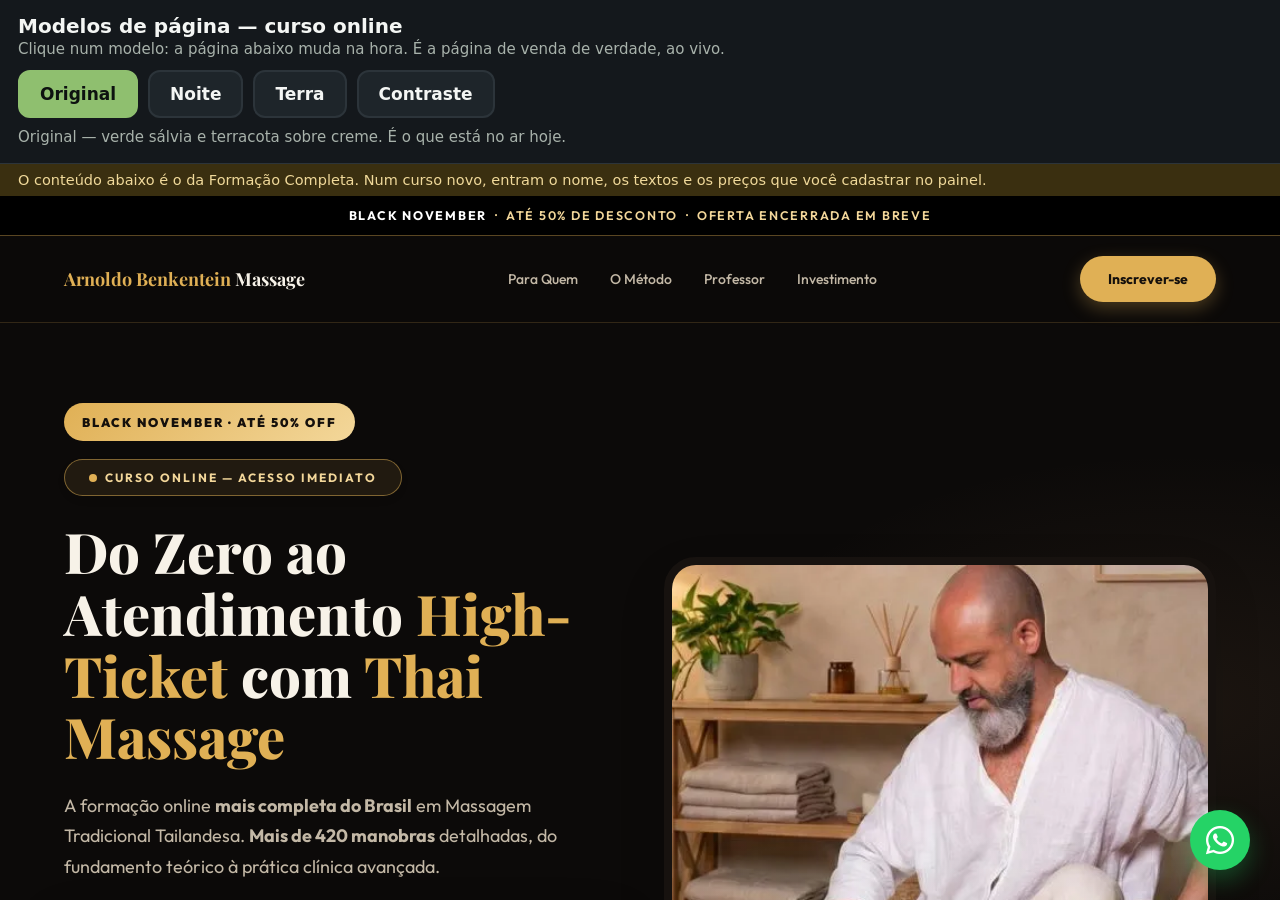
<file: modelos/index.html>
<!DOCTYPE html>
<html lang="pt-BR">
<head>
<meta charset="UTF-8">
<meta name="viewport" content="width=device-width, initial-scale=1.0">
<meta name="robots" content="noindex,nofollow">
<title>Modelos de página — cursos online</title>
<style>
:root{--barra:#14181c;--texto:#f4f6f4;--texto2:#a8b2ab;--linha:#2c343a;--ativo:#8fbf6f}
*{box-sizing:border-box;margin:0;padding:0}
html,body{height:100%}
body{background:var(--barra);color:var(--texto);font-family:'Outfit',system-ui,-apple-system,'Segoe UI',sans-serif;display:flex;flex-direction:column}
header{padding:14px 18px;border-bottom:1px solid var(--linha);flex:none}
h1{font-size:20px;font-weight:700;margin-bottom:2px}
p.sub{color:var(--texto2);font-size:15px;margin-bottom:12px}
nav{display:flex;flex-wrap:wrap;gap:10px}
button{font:inherit;font-size:17px;font-weight:600;color:var(--texto);background:#1e252a;border:2px solid var(--linha);border-radius:12px;padding:12px 20px;cursor:pointer}
button:hover{border-color:var(--texto2)}
button[aria-pressed="true"]{background:var(--ativo);border-color:var(--ativo);color:#0d1210}
button:focus-visible{outline:3px solid #fff;outline-offset:2px}
.desc{color:var(--texto2);font-size:15px;margin-top:10px;min-height:1.4em}
iframe{flex:1;width:100%;border:0;background:#fff}
.aviso{background:#3a2f10;color:#f0d99a;font-size:14.5px;padding:8px 18px;flex:none}
</style>
</head>
<body>

<header>
  <h1>Modelos de página — curso online</h1>
  <p class="sub">Clique num modelo: a página abaixo muda na hora. É a página de venda de verdade, ao vivo.</p>
  <nav id="botoes">
    <button data-tema="" aria-pressed="true">Original</button>
    <button data-tema="noite" aria-pressed="false">Noite</button>
    <button data-tema="terra" aria-pressed="false">Terra</button>
    <button data-tema="contraste" aria-pressed="false">Contraste</button>
  </nav>
  <p class="desc" id="desc">Original — verde sálvia e terracota sobre creme. É o que está no ar hoje.</p>
</header>

<p class="aviso">O conteúdo abaixo é o da Formação Completa. Num curso novo, entram o nome, os textos e os preços que você cadastrar no painel.</p>

<iframe id="pagina" src="/" title="Página de venda"></iframe>

<script>
(function () {
  var TEXTOS = {
    "": "Original — verde sálvia e terracota sobre creme. É o que está no ar hoje.",
    "noite": "Noite — fundo escuro, verde folha e dourado. O botão dourado puxa o olho.",
    "terra": "Terra — barro, oliva e areia, com título em serifa. Mais artesanal.",
    "contraste": "Contraste — branco, preto e verde escuro, letra maior e borda em tudo. Pra ler rápido e de longe."
  };
  var quadro = document.getElementById("pagina");
  var desc = document.getElementById("desc");
  var atual = "";

  function aplicar(tema) {
    var doc = quadro.contentDocument;
    if (!doc) return;
    var velho = doc.getElementById("tema-modelo");
    if (velho) velho.remove();
    if (!tema) return;
    var link = doc.createElement("link");
    link.id = "tema-modelo";
    link.rel = "stylesheet";
    link.href = "/modelos/temas/" + tema + ".css";
    doc.head.appendChild(link);
  }

  document.getElementById("botoes").addEventListener("click", function (e) {
    var b = e.target.closest("button");
    if (!b) return;
    atual = b.dataset.tema;
    [].forEach.call(this.querySelectorAll("button"), function (x) {
      x.setAttribute("aria-pressed", String(x === b));
    });
    desc.textContent = TEXTOS[atual];
    aplicar(atual);
  });

  // se a página de dentro for recarregada (ou o visitante navegar nela), o tema volta
  quadro.addEventListener("load", function () { aplicar(atual); });
})();
</script>
</body>
</html>
</file>
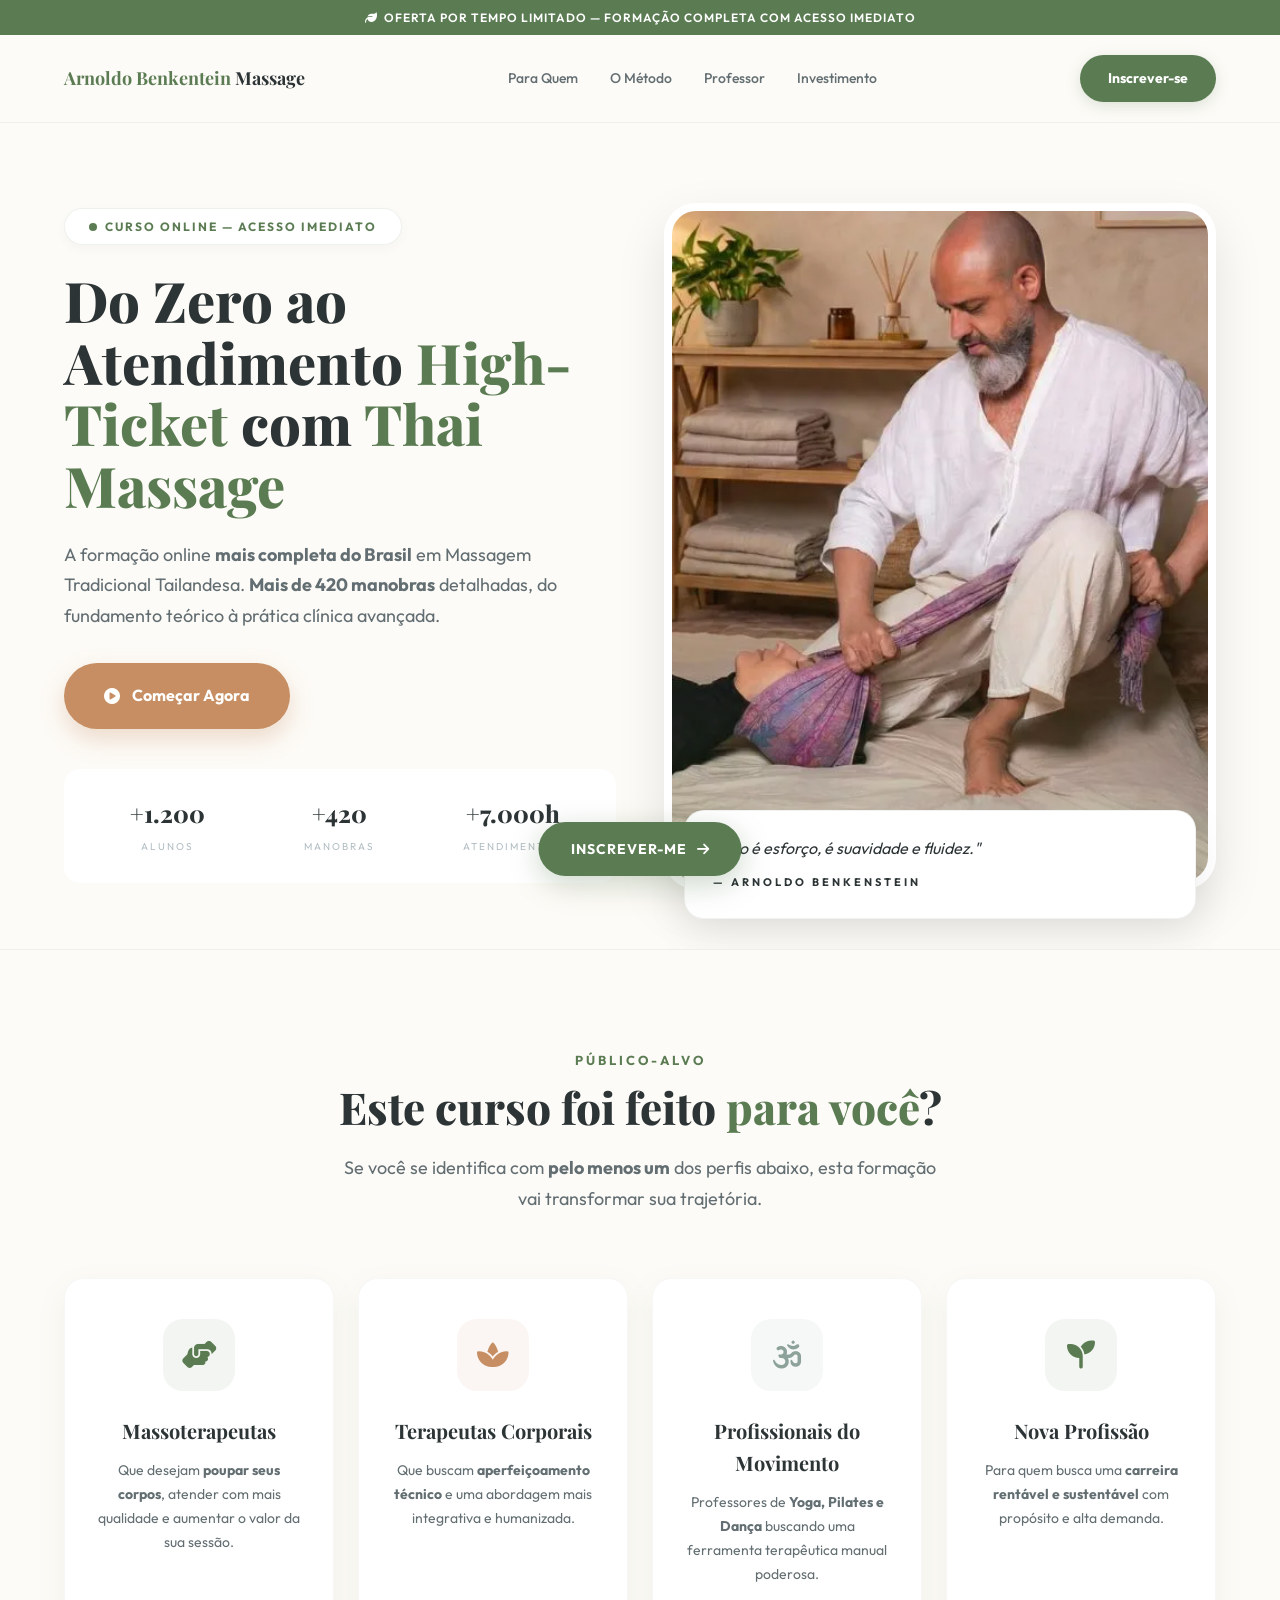
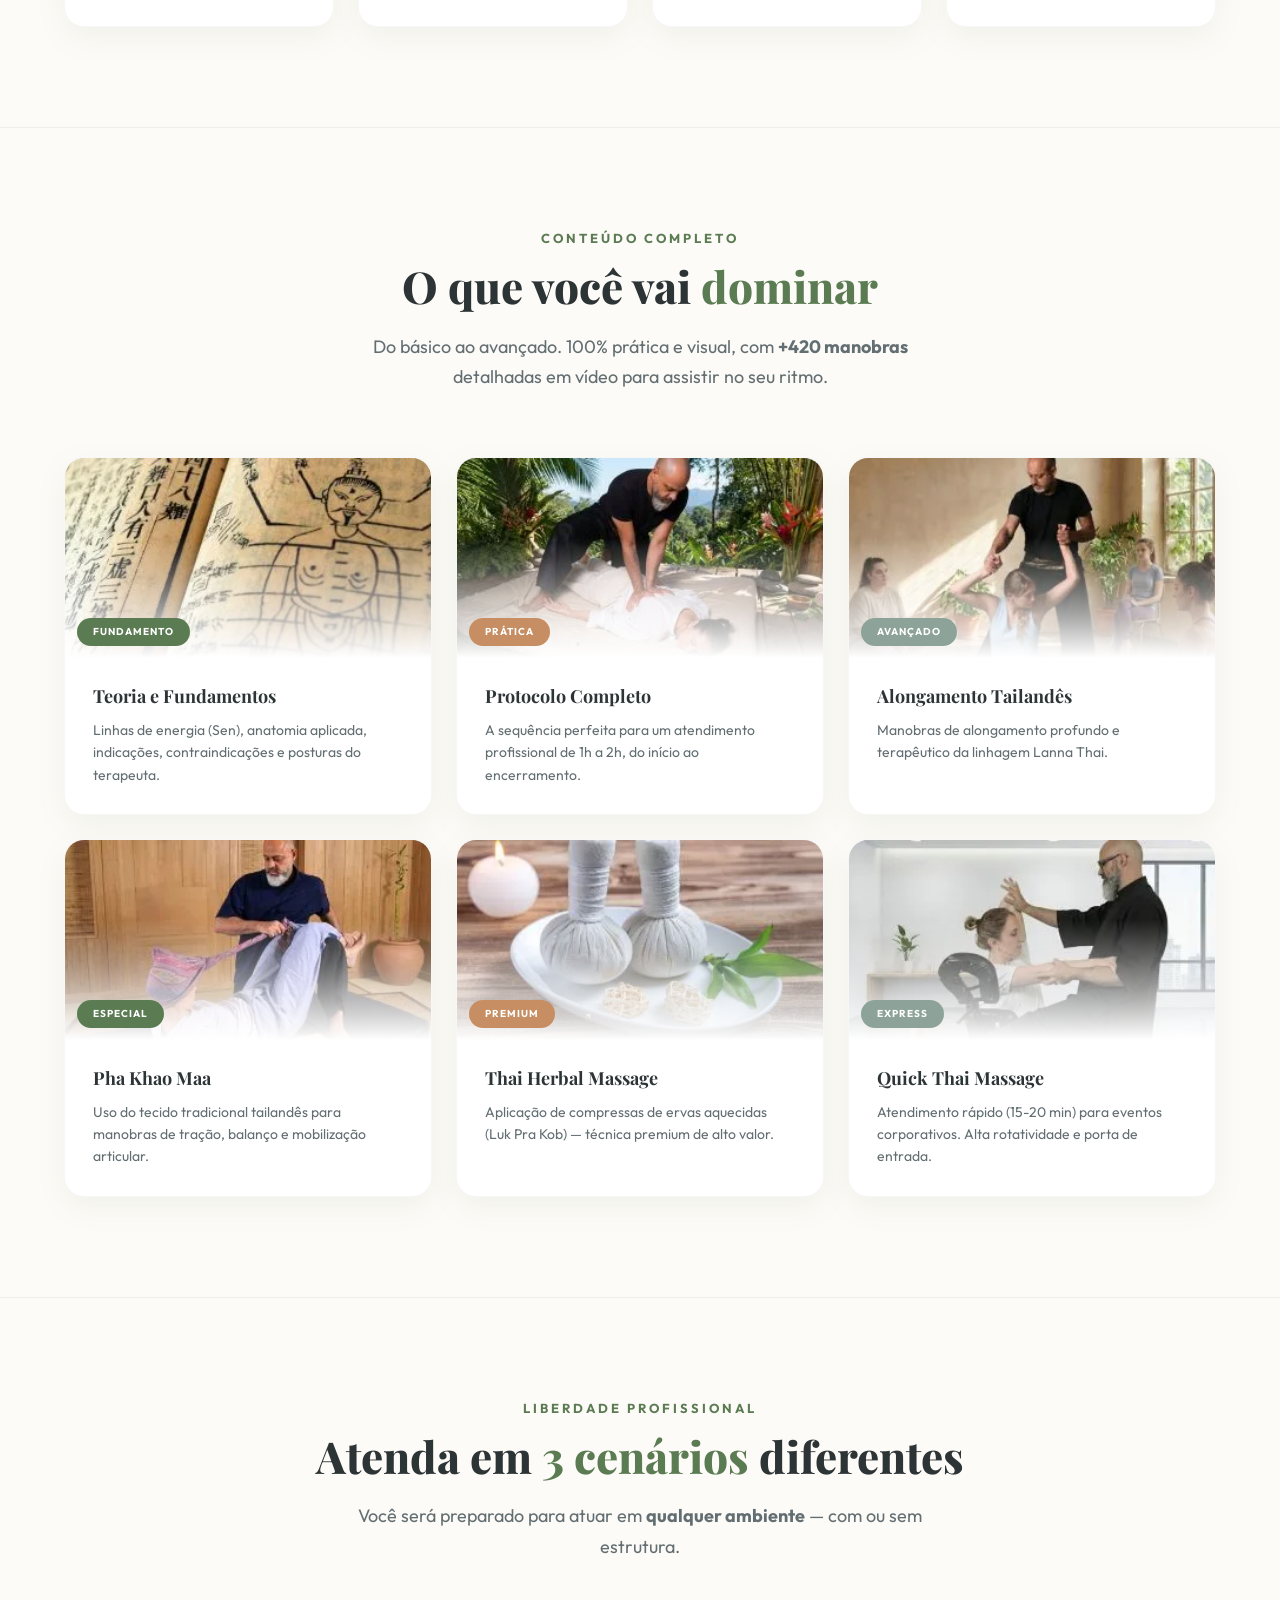
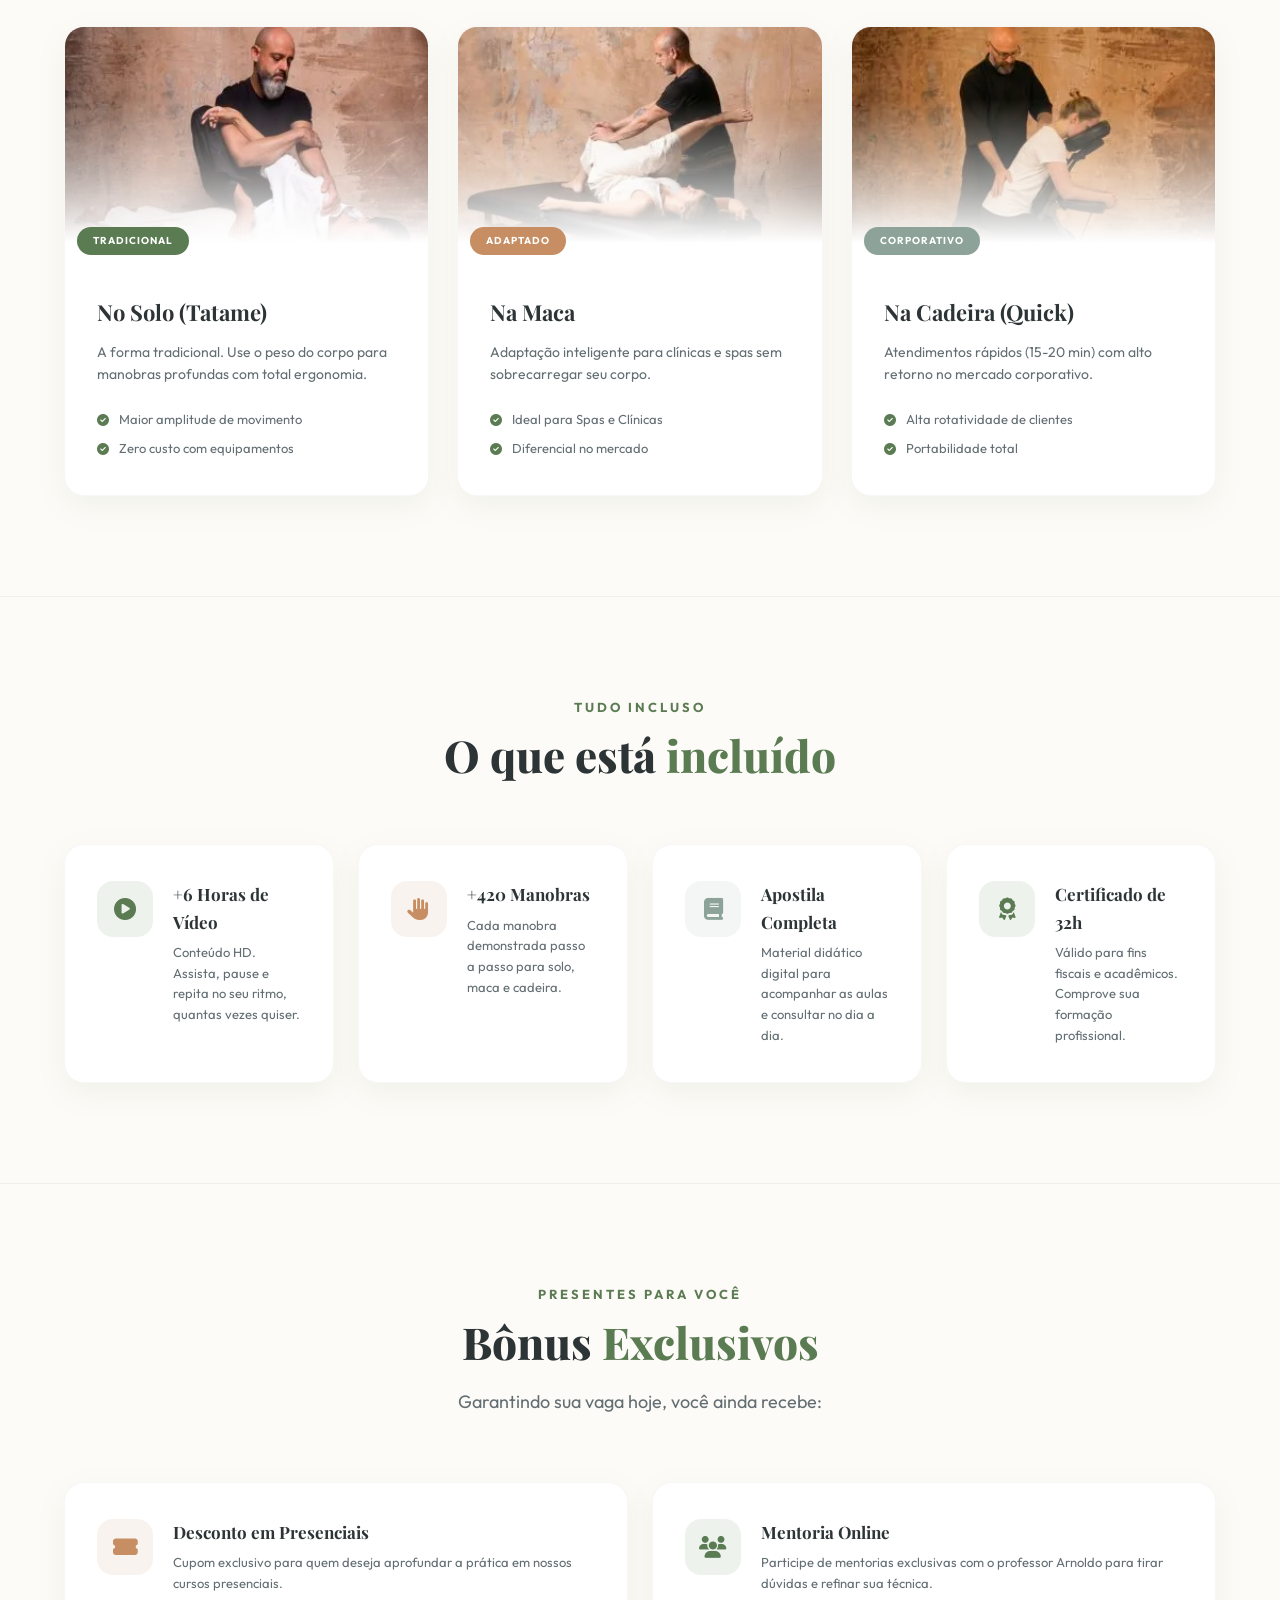
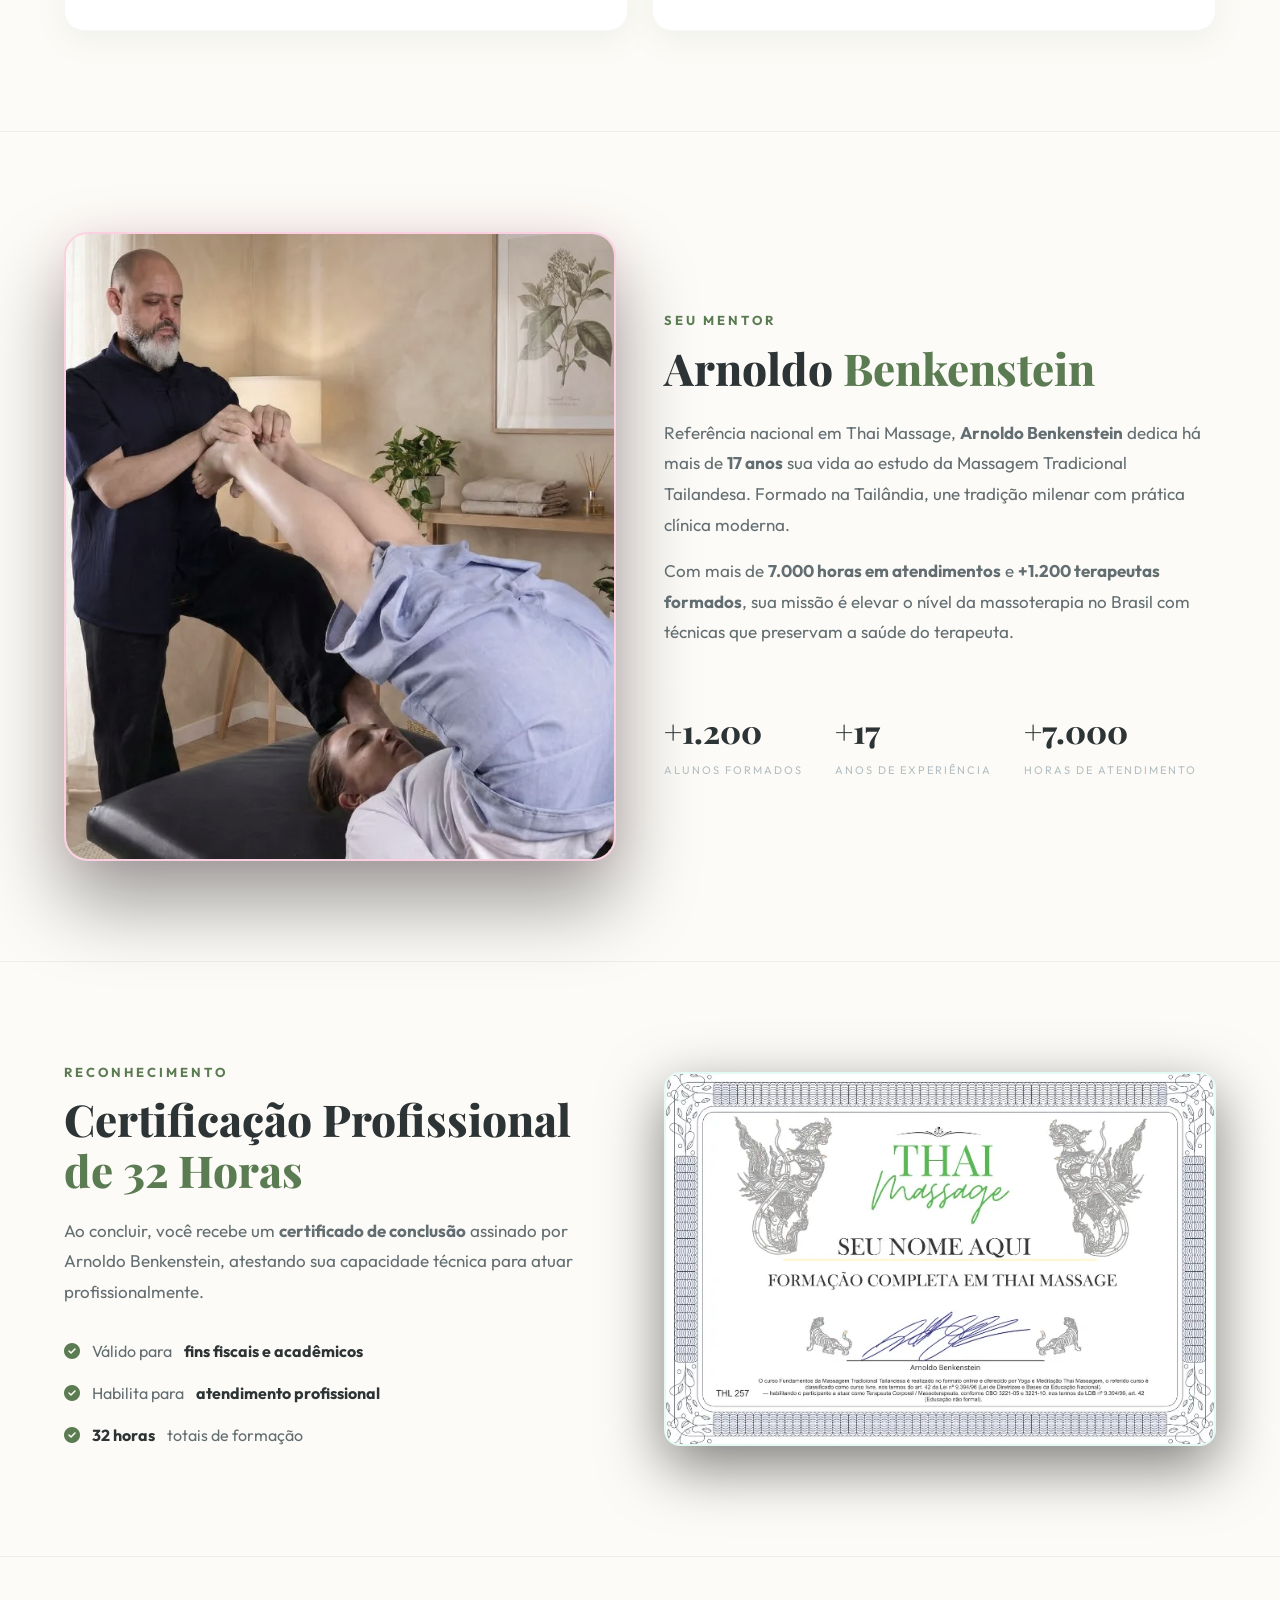
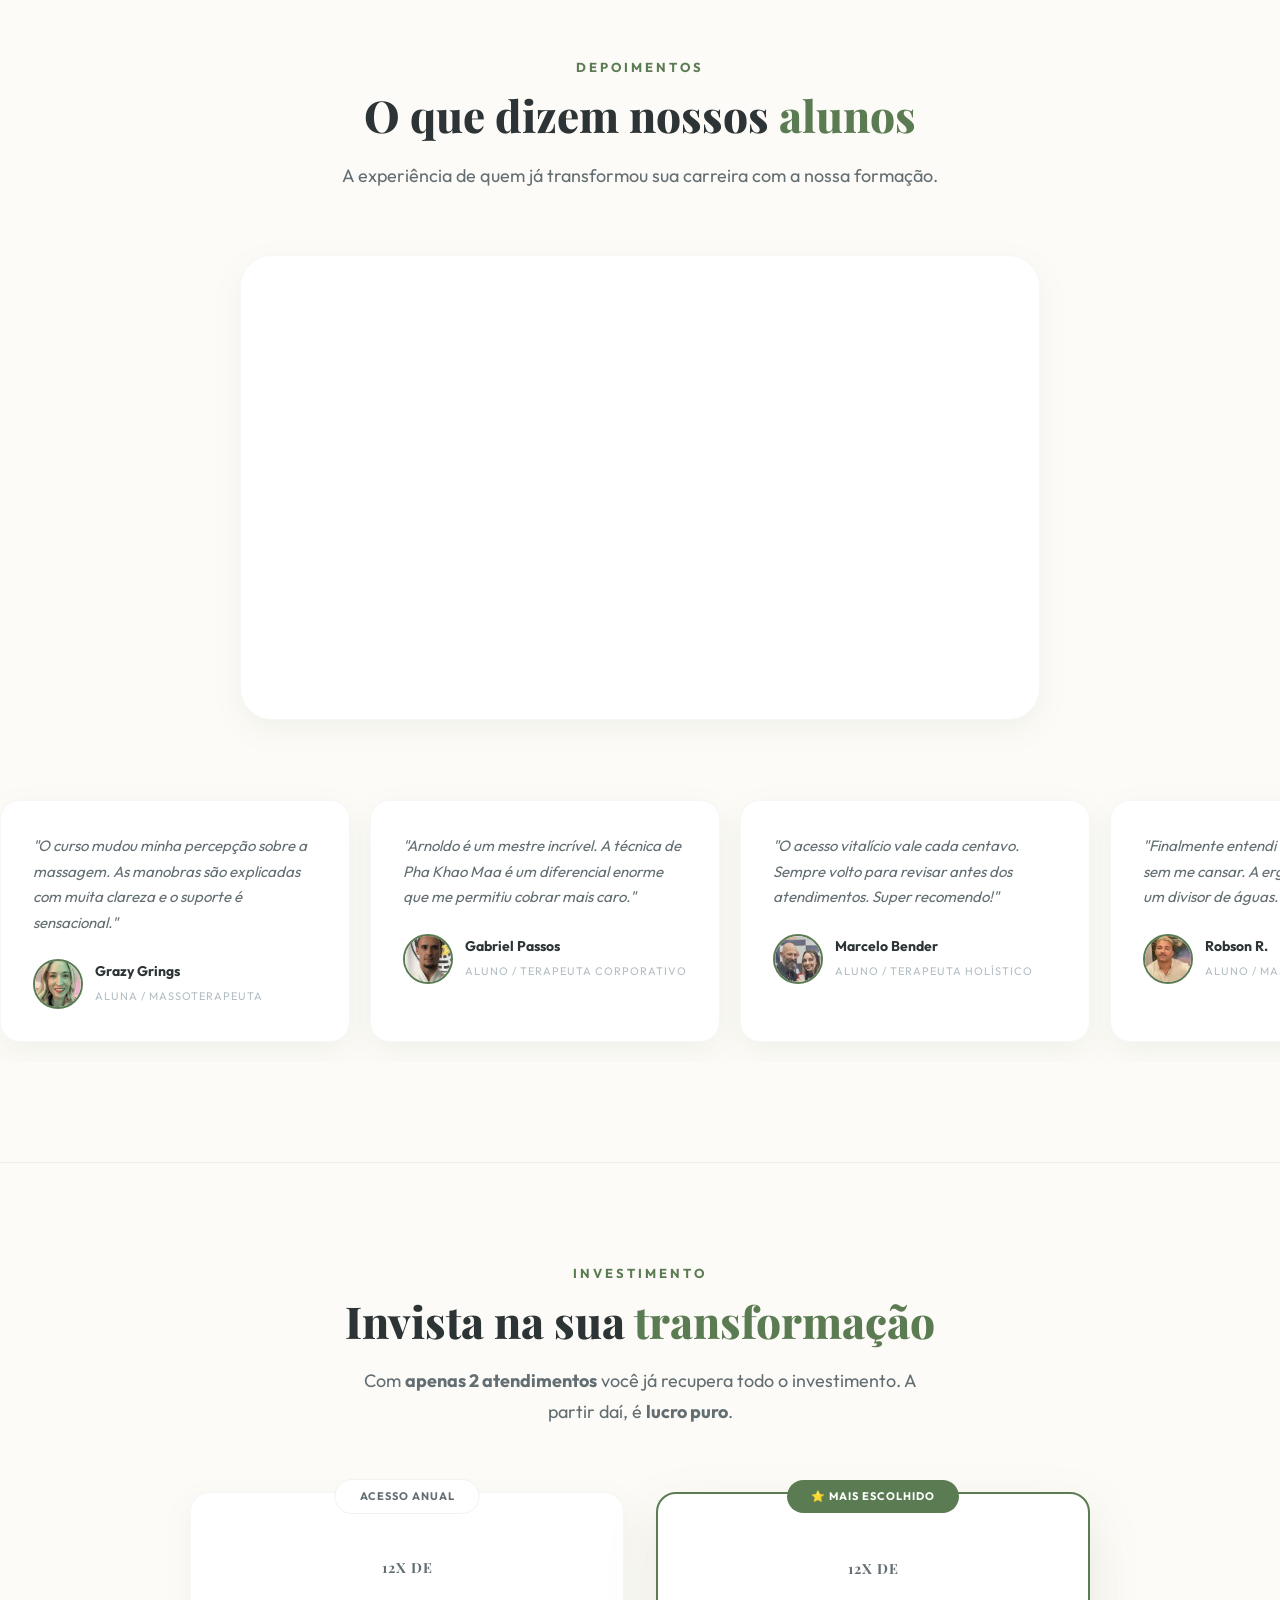
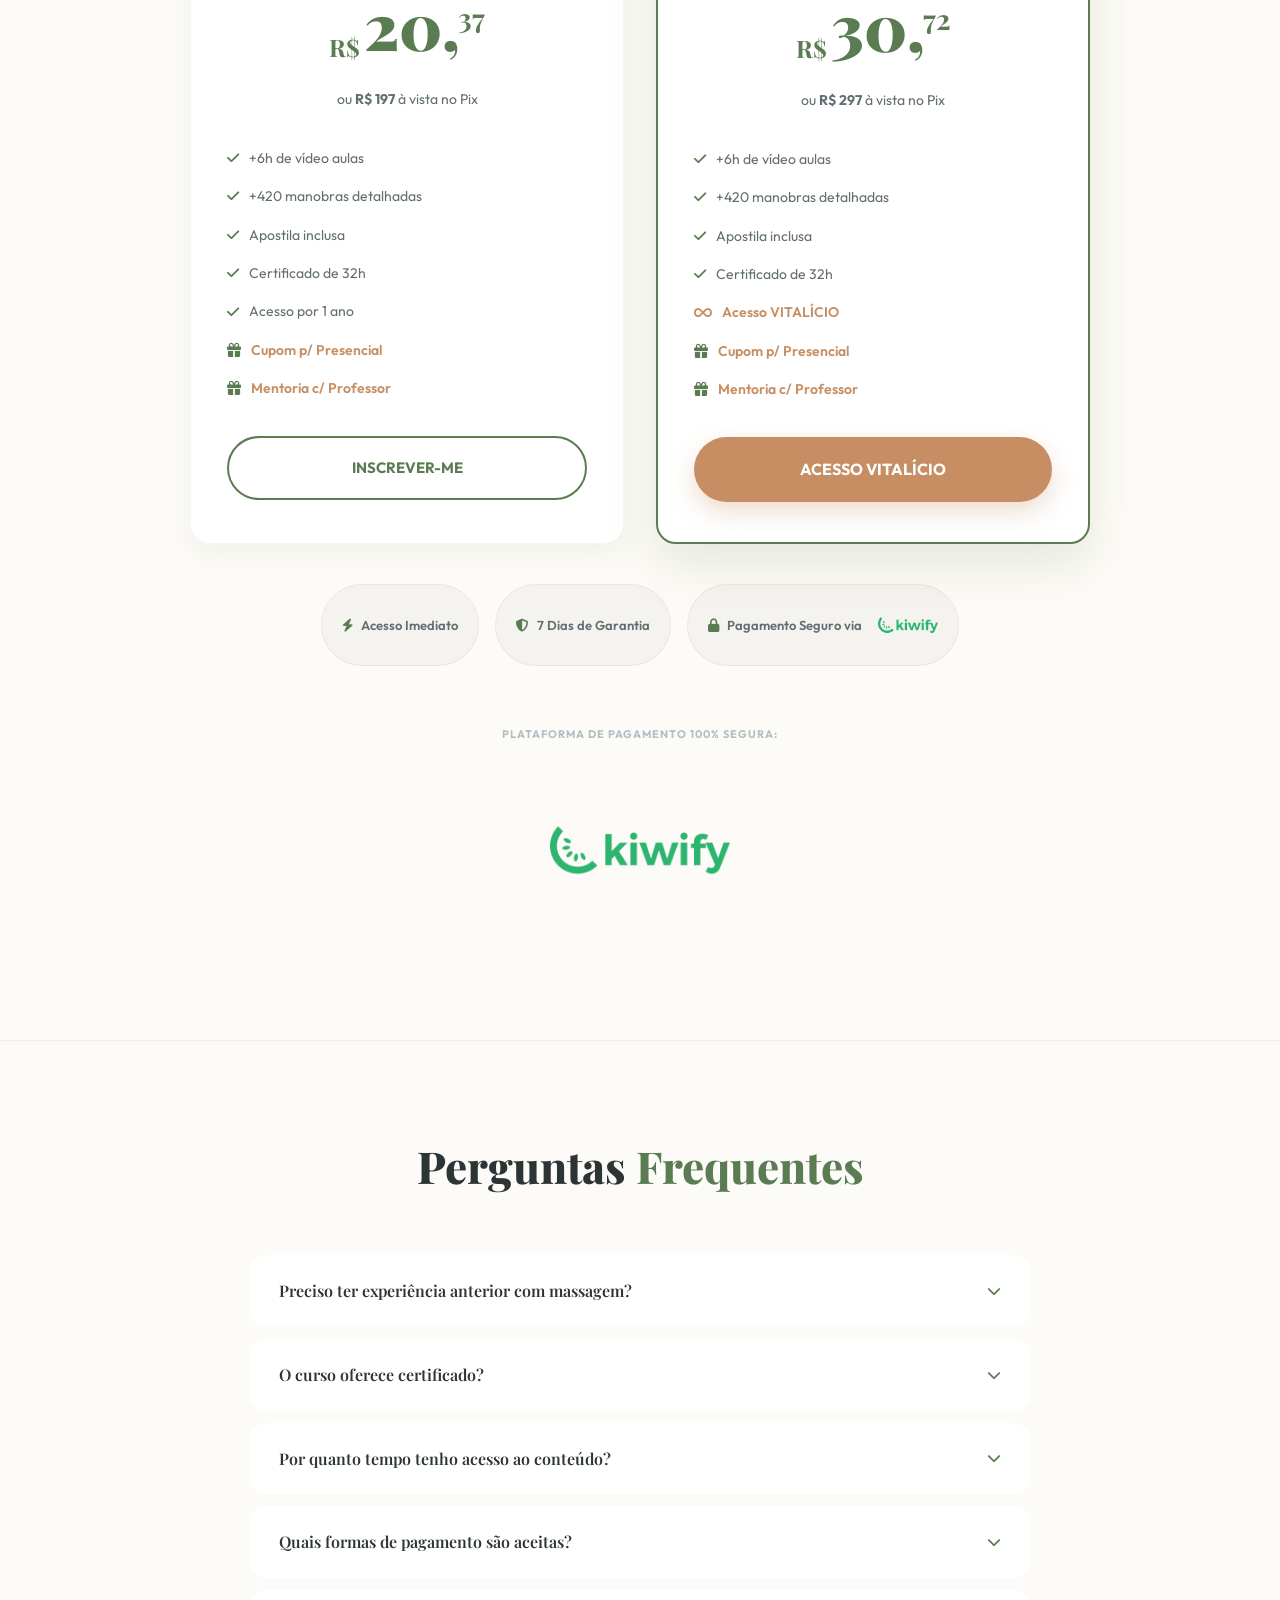
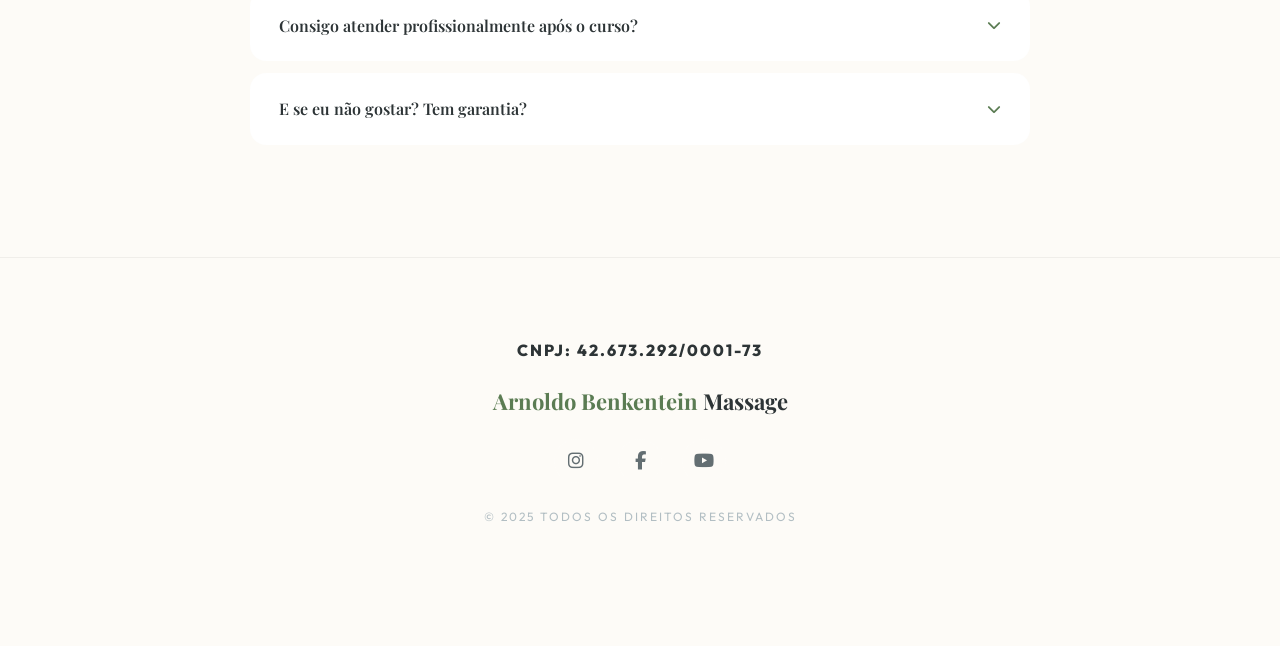
<file: _/basicoavancado.massagemthai.com.br/index.html>
<!DOCTYPE html>
<html lang="pt-BR">

<head>
    <meta charset="UTF-8" />
    <meta name="viewport" content="width=device-width, initial-scale=1.0" />
    <meta name="description"
        content="Curso Online Arnoldo Benkentein Massage do Básico ao Avançado. Mais de 420 manobras, 6h de vídeo aulas, certificado de 32h." />
    <meta property="og:title" content="Arnoldo Benkentein Massage do Básico ao Avançado" />
    <meta property="og:description"
        content="Formação online completa. Mais de 420 manobras detalhadas. Certificado de 32h." />
    <meta property="og:image" content="images/thai_massage_345.jpg" />
    <meta property="og:type" content="website" />
    <title>Arnoldo Benkentein Massage do Básico ao Avançado</title>
    <link rel="icon" type="image/png" href="images/thai_masssage_favicon.png">
    <link rel="preconnect" href="https://fonts.googleapis.com">
    <link rel="preconnect" href="https://fonts.gstatic.com" crossorigin>
    <link
        href="https://fonts.googleapis.com/css2?family=Outfit:wght@300;400;500;600;700;800;900&family=Playfair+Display:ital,wght@0,400;0,700;0,900;1,400&display=swap"
        rel="stylesheet">
    <link rel="stylesheet" href="https://cdnjs.cloudflare.com/ajax/libs/font-awesome/6.5.1/css/all.min.css" />
    <style>
        *,
        *::before,
        *::after {
            margin: 0;
            padding: 0;
            box-sizing: border-box;
        }

        :root {
            --bg-body: #fdfbf7;
            --bg-card: #ffffff;
            --bg-card-hover: #f9f6f0;
            --primary: #5b7c53;
            /* Verde Sálvia */
            --secondary: #c68e62;
            /* Terracota */
            --accent: #8da399;
            /* Eucalipto */
            --text-main: #2d3436;
            --text-secondary: #636e72;
            --text-muted: #b2bec3;
            --white: #ffffff;
            --shadow-soft: 0 10px 30px rgba(91, 124, 83, 0.08);
            --font-main: 'Outfit', sans-serif;
            --font-accent: 'Playfair Display', serif;
            --radius-lg: 32px;
            --radius-md: 20px;
        }

        html {
            scroll-behavior: smooth;
        }

        body {
            font-family: var(--font-main);
            background: var(--bg-body);
            color: var(--text-main);
            overflow-x: hidden;
            line-height: 1.6;
        }

        /* ── Utility ── */
        .container {
            max-width: 1200px;
            margin: 0 auto;
            padding: 0 24px;
        }

        .gradient-text {
            color: var(--primary);
        }

        .neon-glow {
            text-shadow: none;
        }

        .neon-border {
            border: 1px solid rgba(91, 124, 83, 0.1);
        }

        .neon-border:hover {
            border-color: var(--primary);
        }

        /* ── Glass Card ── */
        .glass {
            background: var(--bg-card);
            border: 1px solid rgba(0, 0, 0, 0.03);
            border-radius: var(--radius-md);
            transition: all 0.4s cubic-bezier(0.4, 0, 0.2, 1);
            box-shadow: var(--shadow-soft);
        }

        .glass:hover {
            border-color: var(--primary);
            transform: translateY(-4px);
            box-shadow: 0 15px 40px rgba(91, 124, 83, 0.12);
        }

        /* ── Animated Gradient Blob ── */
        .blob {
            position: absolute;
            border-radius: 50%;
            filter: blur(80px);
            opacity: 0.3;
            animation: blobFloat 8s ease-in-out infinite;
        }

        @keyframes blobFloat {

            0%,
            100% {
                transform: translate(0, 0) scale(1);
            }

            33% {
                transform: translate(30px, -30px) scale(1.1);
            }

            66% {
                transform: translate(-20px, 20px) scale(0.9);
            }
        }

        /* ── Scroll Reveal ── */
        .reveal {
            opacity: 0;
            transform: translateY(40px);
            transition: all 0.8s cubic-bezier(0.4, 0, 0.2, 1);
        }

        .reveal.visible {
            opacity: 1;
            transform: translateY(0);
        }

        /* ── Top Bar ── */
        .top-bar {
            background: var(--primary);
            padding: 8px 16px;
            text-align: center;
            font-size: 12px;
            font-weight: 600;
            letter-spacing: 1px;
            text-transform: uppercase;
            color: #fff;
        }

        /* ── Navbar ── */
        .navbar {
            position: sticky;
            top: 0;
            z-index: 100;
            background: rgba(253, 251, 247, 0.9);
            backdrop-filter: blur(10px);
            border-bottom: 1px solid rgba(0, 0, 0, 0.05);
            padding: 20px 0;
        }

        .navbar .container {
            display: flex;
            align-items: center;
            justify-content: space-between;
        }

        .nav-logo {
            font-family: var(--font-accent);
            font-weight: 700;
            font-size: 18px;
        }

        .nav-links {
            display: none;
            gap: 32px;
            font-size: 14px;
            font-weight: 500;
        }

        .nav-links a {
            color: var(--text-secondary);
            text-decoration: none;
            transition: color 0.3s;
        }

        .nav-links a:hover {
            color: var(--neon-teal);
        }

        .nav-cta {
            display: none;
            padding: 12px 28px;
            border-radius: 50px;
            font-weight: 700;
            font-size: 14px;
            background: var(--primary);
            color: #fff;
            text-decoration: none;
            transition: all 0.3s;
            box-shadow: 0 4px 15px rgba(91, 124, 83, 0.2);
        }

        .nav-cta:hover {
            transform: scale(1.05);
            background: var(--secondary);
            box-shadow: 0 6px 20px rgba(198, 142, 98, 0.3);
        }

        @media(min-width:768px) {

            .nav-links,
            .nav-cta {
                display: flex;
            }
        }

        /* ── Hero ── */
        .hero {
            position: relative;
            padding: 80px 0 60px;
            overflow: hidden;
            min-height: 90vh;
            display: flex;
            align-items: center;
        }

        .hero-grid {
            display: grid;
            grid-template-columns: 1fr;
            gap: 48px;
            align-items: center;
        }

        @media(min-width:768px) {
            .hero-grid {
                grid-template-columns: 1fr 1fr;
            }
        }

        .hero-badge {
            display: inline-flex;
            align-items: center;
            gap: 8px;
            padding: 8px 24px;
            border-radius: 50px;
            background: var(--white);
            border: 1px solid rgba(91, 124, 83, 0.1);
            font-size: 12px;
            font-weight: 700;
            color: var(--primary);
            letter-spacing: 2px;
            text-transform: uppercase;
            margin-bottom: 24px;
            box-shadow: 0 4px 12px rgba(0, 0, 0, 0.03);
        }

        .hero-badge .dot {
            width: 8px;
            height: 8px;
            border-radius: 50%;
            background: var(--primary);
            animation: pulse-zen 2s infinite;
        }

        @keyframes pulse-zen {

            0%,
            100% {
                opacity: 1;
                transform: scale(1);
            }

            50% {
                opacity: 0.5;
                transform: scale(1.2);
            }
        }

        .hero h1 {
            font-family: var(--font-accent);
            font-size: clamp(32px, 5vw, 56px);
            font-weight: 800;
            line-height: 1.1;
            margin-bottom: 24px;
        }

        .hero p {
            font-size: 18px;
            color: var(--text-secondary);
            max-width: 520px;
            line-height: 1.7;
            margin-bottom: 32px;
        }

        .hero-img-wrapper {
            position: relative;
        }

        .hero-img-frame {
            position: relative;
            border-radius: var(--radius-lg);
            overflow: hidden;
            border: 8px solid var(--white);
            box-shadow: 0 20px 50px rgba(0, 0, 0, 0.1);
        }

        .hero-img-frame img {
            width: 100%;
            height: 100%;
            object-fit: cover;
            aspect-ratio: 4/5;
            display: block;
        }

        .hero-img-frame::after {
            content: '';
            position: absolute;
            inset: 0;
            background: linear-gradient(to top, rgba(91, 124, 83, 0.2) 0%, transparent 60%);
        }

        .hero-quote {
            position: absolute;
            bottom: -30px;
            left: 20px;
            right: 20px;
            z-index: 10;
            background: var(--white);
            border: 1px solid rgba(0, 0, 0, 0.05);
            border-radius: var(--radius-md);
            padding: 24px 28px;
            box-shadow: 0 15px 40px rgba(0, 0, 0, 0.08);
        }

        .hero-quote p {
            font-style: italic;
            font-size: 16px;
            color: var(--text-primary);
            margin-bottom: 6px;
            max-width: unset;
        }

        .hero-quote span {
            font-size: 11px;
            letter-spacing: 3px;
            text-transform: uppercase;
            color: var(--neon-magenta);
            font-weight: 700;
        }

        .hero-stats {
            display: grid;
            grid-template-columns: repeat(3, 1fr);
            gap: 16px;
            padding: 24px;
            background: var(--bg-card);
            border-radius: 16px;
            border: 1px solid rgba(255, 255, 255, 0.05);
        }

        .hero-stat {
            text-align: center;
        }

        .hero-stat strong {
            font-family: var(--font-accent);
            font-size: 24px;
            font-weight: 800;
            display: block;
        }

        .hero-stat span {
            font-size: 10px;
            text-transform: uppercase;
            letter-spacing: 2px;
            color: var(--text-muted);
        }

        /* ── CTA Button ── */
        .cta-btn {
            display: inline-flex;
            align-items: center;
            gap: 12px;
            padding: 20px 40px;
            border-radius: 60px;
            font-weight: 700;
            font-size: 16px;
            background: var(--secondary);
            color: var(--white);
            text-decoration: none;
            transition: all 0.4s;
            position: relative;
            overflow: hidden;
            box-shadow: 0 10px 25px rgba(198, 142, 98, 0.3);
        }

        .cta-btn:hover {
            transform: translateY(-3px);
            background: #b57a4d;
            box-shadow: 0 15px 35px rgba(198, 142, 98, 0.4);
        }

        .cta-btn-secondary {
            display: inline-flex;
            align-items: center;
            gap: 10px;
            padding: 18px 36px;
            border-radius: 60px;
            font-weight: 700;
            font-size: 15px;
            background: transparent;
            color: var(--primary);
            border: 2px solid var(--primary);
            text-decoration: none;
            transition: all 0.3s;
        }

        .cta-btn-secondary:hover {
            background: rgba(91, 124, 83, 0.05);
            transform: translateY(-2px);
        }

        /* ── Section Headers ── */
        .section {
            padding: 100px 0;
            position: relative;
        }

        .section-label {
            font-size: 13px;
            font-weight: 700;
            letter-spacing: 3px;
            text-transform: uppercase;
            color: var(--primary);
            margin-bottom: 12px;
            display: block;
        }

        .section-title {
            font-family: var(--font-accent);
            font-size: clamp(28px, 4vw, 44px);
            font-weight: 800;
            line-height: 1.15;
            margin-bottom: 20px;
        }

        .section-subtitle {
            font-size: 18px;
            color: var(--text-secondary);
            max-width: 600px;
            line-height: 1.7;
        }

        .section-header {
            text-align: center;
            margin-bottom: 64px;
        }

        .section-header .section-subtitle {
            margin: 0 auto;
        }

        /* ── Audience Cards ── */
        .audience-grid {
            display: grid;
            grid-template-columns: repeat(auto-fit, minmax(250px, 1fr));
            gap: 24px;
        }

        .audience-card {
            padding: 40px 32px;
            text-align: center;
            cursor: default;
        }

        .audience-icon {
            width: 72px;
            height: 72px;
            border-radius: 20px;
            margin: 0 auto 24px;
            display: flex;
            align-items: center;
            justify-content: center;
            font-size: 28px;
            position: relative;
        }

        .audience-icon.teal {
            background: rgba(91, 124, 83, 0.08);
            color: var(--primary);
        }

        .audience-icon.magenta {
            background: rgba(198, 142, 98, 0.08);
            color: var(--secondary);
        }

        .audience-icon.purple {
            background: rgba(141, 163, 153, 0.08);
            color: var(--accent);
        }

        .audience-icon.blue {
            background: rgba(91, 124, 83, 0.08);
            color: var(--primary);
        }

        .audience-card h3 {
            font-family: var(--font-accent);
            font-size: 20px;
            font-weight: 700;
            margin-bottom: 12px;
        }

        .audience-card p {
            font-size: 14px;
            color: var(--text-secondary);
            line-height: 1.7;
        }

        /* ── Module Grid ── */
        .module-grid {
            display: grid;
            grid-template-columns: repeat(auto-fit, minmax(300px, 1fr));
            gap: 24px;
        }

        .module-card {
            overflow: hidden;
            padding: 0;
            cursor: default;
        }

        .module-img {
            height: 200px;
            overflow: hidden;
            position: relative;
        }

        .module-img img {
            width: 100%;
            height: 100%;
            object-fit: cover;
            transition: transform 0.6s;
        }

        .module-card:hover .module-img img {
            transform: scale(1.1);
        }

        .module-img::after {
            content: '';
            position: absolute;
            inset: 0;
            background: linear-gradient(to top, var(--bg-card), transparent 60%);
        }

        .module-body {
            padding: 24px 28px 28px;
        }

        .module-body h3 {
            font-family: var(--font-accent);
            font-size: 18px;
            font-weight: 700;
            margin-bottom: 8px;
        }

        .module-body p {
            font-size: 14px;
            color: var(--text-secondary);
            line-height: 1.6;
        }

        .module-tag {
            position: absolute;
            bottom: 12px;
            left: 12px;
            z-index: 5;
            padding: 6px 16px;
            border-radius: 50px;
            font-size: 10px;
            font-weight: 700;
            letter-spacing: 1px;
            text-transform: uppercase;
        }

        .tag-teal {
            background: var(--primary);
            color: var(--white);
        }

        .tag-magenta {
            background: var(--secondary);
            color: var(--white);
        }

        .tag-blue {
            background: var(--accent);
            color: var(--white);
        }

        /* ── 3 Formas ── */
        .forma-grid {
            display: grid;
            grid-template-columns: repeat(auto-fit, minmax(300px, 1fr));
            gap: 28px;
        }

        .forma-card {
            overflow: hidden;
            padding: 0;
            position: relative;
        }

        .forma-img {
            height: 240px;
            overflow: hidden;
            position: relative;
        }

        .forma-img img {
            width: 100%;
            height: 100%;
            object-fit: cover;
            transition: transform 0.7s;
        }

        .forma-card:hover .forma-img img {
            transform: scale(1.12);
        }

        .forma-img::after {
            content: '';
            position: absolute;
            inset: 0;
            background: linear-gradient(to top, var(--bg-card) 10%, transparent 70%);
        }

        .forma-content {
            padding: 28px 32px 32px;
        }

        .forma-content h3 {
            font-family: var(--font-accent);
            font-size: 22px;
            font-weight: 700;
            margin-bottom: 10px;
        }

        .forma-content p {
            font-size: 14px;
            color: var(--text-secondary);
            margin-bottom: 20px;
            line-height: 1.6;
        }

        .forma-checks {
            list-style: none;
        }

        .forma-checks li {
            display: flex;
            align-items: center;
            gap: 10px;
            font-size: 13px;
            color: var(--text-secondary);
            padding: 4px 0;
        }

        .forma-checks li i {
            color: var(--primary);
            font-size: 12px;
        }

        /* ── Deliverables ── */
        .deliverable-grid {
            display: grid;
            grid-template-columns: repeat(auto-fit, minmax(260px, 1fr));
            gap: 24px;
        }

        .deliverable-card {
            padding: 36px 32px;
            display: flex;
            align-items: flex-start;
            gap: 20px;
        }

        .deliverable-icon {
            width: 56px;
            height: 56px;
            border-radius: 16px;
            flex-shrink: 0;
            display: flex;
            align-items: center;
            justify-content: center;
            font-size: 22px;
        }

        .deliverable-card h3 {
            font-family: var(--font-accent);
            font-size: 17px;
            font-weight: 700;
            margin-bottom: 6px;
        }

        .deliverable-card p {
            font-size: 13px;
            color: var(--text-secondary);
            line-height: 1.6;
        }

        /* ── Professor ── */
        .professor-grid {
            display: grid;
            grid-template-columns: 1fr;
            gap: 48px;
            align-items: center;
        }

        @media(min-width:768px) {
            .professor-grid {
                grid-template-columns: 1fr 1fr;
            }
        }

        .professor-img {
            position: relative;
            border-radius: 24px;
            overflow: hidden;
            border: 2px solid rgba(247, 37, 133, 0.2);
            box-shadow: 0 40px 80px rgba(0, 0, 0, 0.4), 0 0 40px rgba(247, 37, 133, 0.06);
        }

        .professor-img img {
            width: 100%;
            display: block;
            filter: grayscale(30%);
            transition: filter 0.6s;
        }

        .professor-img:hover img {
            filter: grayscale(0%);
        }

        .professor-stats {
            display: flex;
            flex-wrap: wrap;
            gap: 32px;
            padding-top: 24px;
            border-top: 1px solid rgba(255, 255, 255, 0.06);
            margin-top: 32px;
        }

        .professor-stat strong {
            font-family: var(--font-accent);
            font-size: 32px;
            font-weight: 800;
            display: block;
        }

        .professor-stat span {
            font-size: 11px;
            text-transform: uppercase;
            letter-spacing: 2px;
            color: var(--text-muted);
        }

        /* ── Certificado ── */
        .cert-grid {
            display: grid;
            grid-template-columns: 1fr;
            gap: 48px;
            align-items: center;
        }

        @media(min-width:768px) {
            .cert-grid {
                grid-template-columns: 1fr 1fr;
            }
        }

        .cert-img {
            border-radius: 16px;
            overflow: hidden;
            box-shadow: 0 20px 60px rgba(0, 0, 0, 0.5);
            border: 2px solid rgba(0, 245, 212, 0.1);
        }

        .cert-img img {
            width: 100%;
            display: block;
        }

        .check-list {
            list-style: none;
            margin-top: 24px;
        }

        .check-list li {
            display: flex;
            align-items: flex-start;
            gap: 12px;
            padding: 8px 0;
            font-size: 16px;
            color: var(--text-secondary);
        }

        .check-list li i {
            color: var(--primary);
            margin-top: 4px;
        }

        .check-list li strong {
            color: var(--text-main);
        }

        /* ── Pricing ── */
        .pricing-grid {
            display: grid;
            grid-template-columns: 1fr;
            gap: 32px;
            max-width: 900px;
            margin: 0 auto;
        }

        @media(min-width:768px) {
            .pricing-grid {
                grid-template-columns: 1fr 1fr;
            }
        }

        .price-card {
            padding: 40px 36px;
            text-align: center;
            position: relative;
        }

        .price-card.featured {
            border: 2px solid var(--primary);
            background: var(--white);
            box-shadow: 0 20px 50px rgba(91, 124, 83, 0.15);
        }

        .price-badge {
            position: absolute;
            top: -14px;
            left: 50%;
            transform: translateX(-50%);
            padding: 8px 24px;
            border-radius: 50px;
            font-size: 11px;
            font-weight: 700;
            letter-spacing: 1px;
            text-transform: uppercase;
            white-space: nowrap;
        }

        .price-badge.primary {
            background: var(--primary);
            color: var(--white);
        }

        .price-badge.secondary {
            background: var(--white);
            border: 1px solid rgba(0, 0, 0, 0.05);
            color: var(--text-secondary);
        }

        .price-value {
            font-family: var(--font-accent);
            margin: 24px 0 12px;
        }

        .price-value .installments {
            display: block;
            font-size: 14px;
            font-weight: 700;
            color: var(--text-secondary);
            text-transform: uppercase;
            letter-spacing: 1px;
            margin-bottom: -5px;
        }

        .price-value .currency {
            font-size: 24px;
            font-weight: 700;
            vertical-align: middle;
        }

        .price-value .amount {
            font-size: 64px;
            font-weight: 900;
        }

        .price-value .cents {
            font-size: 28px;
            vertical-align: super;
            margin-left: -2px;
            font-weight: 700;
        }

        .price-card p {
            font-size: 14px;
            color: var(--text-secondary);
            margin-bottom: 4px;
        }

        .price-list {
            list-style: none;
            text-align: left;
            margin: 28px 0;
        }

        .price-list li {
            display: flex;
            align-items: center;
            gap: 10px;
            padding: 8px 0;
            font-size: 14px;
            color: var(--text-secondary);
        }

        .price-list li i {
            color: var(--primary);
        }

        .price-list li strong {
            color: var(--text-main);
            font-weight: 600;
        }

        .price-trust {
            display: flex;
            flex-wrap: wrap;
            justify-content: center;
            gap: 16px;
            margin-top: 40px;
        }

        .trust-pill {
            display: flex;
            align-items: center;
            gap: 8px;
            padding: 10px 20px;
            background: rgba(0, 0, 0, 0.03);
            border: 1px solid rgba(0, 0, 0, 0.05);
            border-radius: 50px;
            font-size: 13px;
            font-weight: 600;
            color: var(--text-secondary);
        }

        .trust-pill i {
            color: var(--primary);
        }

        .kiwify-logo {
            height: 60px;
            width: auto;
            vertical-align: middle;
            margin-left: 8px;
        }

        .kiwify-logo-box {
            display: flex;
            flex-direction: column;
            align-items: center;
            gap: 16px;
            margin-top: 60px;
            justify-content: center;
        }

        .kiwify-logo-box img {
            height: 180px;
            width: auto;
        }

        /* ── FAQ ── */
        .faq-list {
            max-width: 780px;
            margin: 0 auto;
        }

        .faq-item {
            border: 1px solid rgba(255, 255, 255, 0.06);
            border-radius: 16px;
            margin-bottom: 12px;
            overflow: hidden;
            background: var(--bg-card);
            transition: border-color 0.3s;
        }

        .faq-item[open] {
            border-color: var(--primary);
        }

        .faq-item summary {
            display: flex;
            justify-content: space-between;
            align-items: center;
            padding: 22px 28px;
            cursor: pointer;
            list-style: none;
            font-family: var(--font-accent);
            font-weight: 600;
            font-size: 16px;
        }

        .faq-item summary::-webkit-details-marker {
            display: none;
        }

        .faq-item summary .icon {
            color: var(--primary);
            font-size: 14px;
            transition: transform 0.3s;
        }

        .faq-item[open] summary .icon {
            transform: rotate(180deg);
        }

        .faq-item summary:hover {
            color: var(--primary);
        }

        .faq-answer {
            padding: 0 28px 22px;
            color: var(--text-secondary);
            line-height: 1.7;
            font-size: 15px;
            border-top: 1px solid rgba(255, 255, 255, 0.04);
            padding-top: 18px;
        }

        .faq-answer strong {
            color: var(--text-main);
        }

        /* ── Testimonials Carousel ── */
        .testimonials-carousel {
            overflow: hidden;
            padding: 20px 0;
            position: relative;
            width: 100%;
        }

        .testimonials-track {
            display: flex;
            width: calc(350px * 8);
            /* 4 depoimentos + 4 clones */
            animation: scroll-continuous 30s linear infinite;
            gap: 20px;
        }

        .testimonials-track:hover {
            animation-play-state: paused;
        }

        .testimonial-card {
            width: 350px;
            flex-shrink: 0;
            padding: 32px;
            background: var(--white);
            border: 1px solid rgba(0, 0, 0, 0.03);
            border-radius: var(--radius-md);
            box-shadow: var(--shadow-soft);
        }

        .testimonial-content {
            font-size: 15px;
            color: var(--text-secondary);
            font-style: italic;
            margin-bottom: 24px;
            line-height: 1.7;
        }

        .testimonial-author {
            display: flex;
            align-items: center;
            gap: 12px;
        }

        .author-img {
            width: 50px;
            height: 50px;
            border-radius: 50%;
            object-fit: cover;
            border: 2px solid var(--primary);
        }

        .author-info h4 {
            font-size: 14px;
            font-weight: 700;
            color: var(--text-main);
        }

        .author-info span {
            font-size: 11px;
            color: var(--text-muted);
            text-transform: uppercase;
            letter-spacing: 1px;
        }

        @keyframes scroll-continuous {
            0% {
                transform: translateX(0);
            }

            100% {
                transform: translateX(calc(-350px * 4 - 80px));
            }

            /* 4 cards + 4 gaps de 20px */
        }

        /* ── Video Testimonial ── */
        .video-testimonial {
            max-width: 800px;
            margin: 0 auto 60px;
            border-radius: var(--radius-lg);
            overflow: hidden;
            box-shadow: var(--shadow-soft);
            background: var(--white);
            padding: 16px;
            border: 1px solid rgba(0, 0, 0, 0.03);
        }

        .video-wrapper {
            position: relative;
            padding-bottom: 56.25%;
            height: 0;
            border-radius: var(--radius-md);
            overflow: hidden;
        }

        .video-wrapper iframe {
            position: absolute;
            top: 0;
            left: 0;
            width: 100%;
            height: 100%;
            border: none;
        }

        /* ── Footer ── */
        .footer {
            padding: 80px 0 120px;
            /* Aumentado o padding inferior para não ficar debaixo do botão */
            border-top: 1px solid rgba(0, 0, 0, 0.05);
            text-align: center;
        }

        .footer-brand {
            font-family: var(--font-accent);
            font-size: 22px;
            font-weight: 700;
            margin-bottom: 20px;
        }

        .footer-socials {
            display: flex;
            justify-content: center;
            gap: 20px;
            margin-bottom: 24px;
        }

        .footer-socials a {
            width: 44px;
            height: 44px;
            border-radius: 50%;
            display: flex;
            align-items: center;
            justify-content: center;
            background: rgba(255, 255, 255, 0.04);
            border: 1px solid rgba(255, 255, 255, 0.08);
            color: var(--text-secondary);
            font-size: 18px;
            text-decoration: none;
            transition: all 0.3s;
        }

        .footer-socials a:hover {
            color: var(--white);
            border-color: var(--primary);
            background: var(--primary);
            transform: translateY(-3px);
        }

        .footer p {
            color: var(--text-muted);
            font-size: 12px;
            letter-spacing: 2px;
            text-transform: uppercase;
        }

        /* ── Floating CTA ── */
        .floating-cta {
            position: fixed;
            bottom: 24px;
            left: 50%;
            transform: translateX(-50%) translateY(100px);
            z-index: 90;
            padding: 16px 32px;
            border-radius: 60px;
            background: var(--primary);
            color: var(--white);
            font-weight: 700;
            font-size: 14px;
            text-transform: uppercase;
            letter-spacing: 1px;
            text-decoration: none;
            display: flex;
            align-items: center;
            gap: 10px;
            box-shadow: 0 8px 30px rgba(91, 124, 83, 0.3);
            opacity: 0;
            transition: all 0.5s cubic-bezier(0.4, 0, 0.2, 1);
        }

        .floating-cta.show {
            opacity: 1;
            transform: translateX(-50%) translateY(0);
        }

        .hero-img-mobile {
            display: none;
        }
        .hero-img-desktop {
            display: block;
        }

        /* ── Divider ── */
        .neon-divider {
            height: 1px;
            background: rgba(0, 0, 0, 0.05);
            border: none;
            margin: 0;
        }

        /* ── Responsividade Mobile (< 768px) ── */
        @media (max-width: 768px) {
            :root {
                --radius-lg: 20px;
                --radius-md: 16px;
            }

            .hero-img-mobile {
                display: block;
                margin: 24px auto 48px auto;
                max-width: 450px;
            }
            .hero-img-desktop {
                display: none;
            }

            .container {
                padding: 0 16px;
            }

            .section {
                padding: 60px 0;
            }

            .section-header {
                margin-bottom: 40px;
            }

            .section-title {
                font-size: 28px;
            }

            /* Navbar Mobile */
            .navbar {
                padding: 12px 0;
            }

            .nav-logo {
                font-size: 14px;
                max-width: 180px;
                line-height: 1.2;
            }

            /* Hero Mobile */
            .hero {
                padding: 40px 0;
                text-align: center;
                min-height: auto;
            }

            .hero-grid {
                gap: 32px;
            }

            .hero h1 {
                font-size: 32px;
                margin-bottom: 16px;
            }

            .hero p {
                font-size: 16px;
                margin: 0 auto 24px;
            }

            .hero-stats {
                padding: 16px;
                gap: 8px;
            }

            .hero-stat strong {
                font-size: 18px;
            }

            .hero-img-frame {
                border-width: 4px;
            }

            .hero-quote {
                padding: 16px;
                bottom: -20px;
                left: 10px;
                right: 10px;
            }

            .hero-quote p {
                font-size: 14px;
            }

            /* Pricing Mobile */
            .pricing-grid {
                gap: 40px;
            }

            .price-card {
                padding: 32px 20px;
            }

            .price-value .amount {
                font-size: 48px;
            }

            .price-trust {
                gap: 10px;
            }

            .trust-pill {
                padding: 8px 16px;
                font-size: 12px;
                width: 100%;
                justify-content: center;
            }

            .kiwify-logo-box img {
                height: 100px;
            }

            /* Testimonials Mobile */
            .testimonials-track {
                width: calc(280px * 8);
                animation-duration: 20s;
            }

            .testimonial-card {
                width: 280px;
                padding: 20px;
            }

            .testimonial-content {
                font-size: 14px;
            }

            @keyframes scroll-continuous {
                0% {
                    transform: translateX(0);
                }

                100% {
                    transform: translateX(calc(-280px * 4 - 80px));
                }
            }

            /* Professor Section Mobile */
            .professor-stats {
                gap: 20px;
                justify-content: center;
            }

            .professor-stat strong {
                font-size: 24px;
            }

            /* Multi-column Grids to Single Column */
            .audience-grid,
            .module-grid,
            .forma-grid,
            .deliverable-grid {
                grid-template-columns: 1fr;
                gap: 20px;
            }

            /* Global Assets */
            img {
                max-width: 100%;
                height: auto;
            }

            .cta-btn {
                width: 100%;
                justify-content: center;
                padding: 16px 24px;
                font-size: 15px;
            }

            /* Video Testimonial Mobile */
            .video-testimonial {
                padding: 10px;
                margin-bottom: 40px;
                width: 100%;
            }

            .video-wrapper {
                border-radius: 12px;
            }

            /* FAQ Mobile */
            .faq-item summary {
                padding: 18px 20px;
                font-size: 15px;
            }

            .faq-answer {
                padding: 0 20px 18px;
                font-size: 14px;
            }

            /* Footer Mobile */
            .footer {
                padding: 60px 0 100px;
            }

            .footer-brand {
                font-size: 18px;
            }
        }
    </style>

    <!-- Analytics Tracker — Thai Massage -->
    <script>
        (function () { 'use strict'; var SUPABASE_URL = 'https://pfzjorownuckdwfmpqjz.supabase.co'; var SUPABASE_KEY = 'sb_publishable_7PUG0mttUr9yjqxsNn__iA_G4zdYDEI'; var HEARTBEAT_INTERVAL = 15000; function generateSessionId() { return 'sess_' + Date.now().toString(36) + '_' + Math.random().toString(36).substr(2, 9) } function getSessionId() { var key = '_atk_sid'; var sid = sessionStorage.getItem(key); if (!sid) { sid = generateSessionId(); sessionStorage.setItem(key, sid) } return sid } function getPageSlug() { var host = window.location.hostname; var parts = host.split('.'); if (parts.length >= 3 && parts[1] === 'massagemthai') { return parts[0] } var path = window.location.pathname.replace(/\//g, '') || host; return path || 'unknown' } function getUTMs() { var params = new URLSearchParams(window.location.search); return { utm_source: params.get('utm_source') || '', utm_medium: params.get('utm_medium') || '', utm_campaign: params.get('utm_campaign') || '', utm_term: params.get('utm_term') || '', utm_content: params.get('utm_content') || '' } } function sendToSupabase(table, data) { var url = SUPABASE_URL + '/rest/v1/' + table; var body = JSON.stringify(data); fetch(url, { method: 'POST', headers: { 'Content-Type': 'application/json', 'apikey': SUPABASE_KEY, 'Authorization': 'Bearer ' + SUPABASE_KEY, 'Prefer': 'return=minimal' }, body: body, keepalive: true }).catch(function () { }) } var sessionId = getSessionId(); var pageSlug = getPageSlug(); var utms = getUTMs(); sendToSupabase('page_views', { session_id: sessionId, page_url: window.location.href, page_slug: pageSlug, referrer: document.referrer || '', utm_source: utms.utm_source, utm_medium: utms.utm_medium, utm_campaign: utms.utm_campaign, utm_term: utms.utm_term, utm_content: utms.utm_content, user_agent: navigator.userAgent, screen_width: window.screen.width, screen_height: window.screen.height }); var heartbeatTimer = null; function startHeartbeat() { if (heartbeatTimer) return; sendHeartbeat(); heartbeatTimer = setInterval(sendHeartbeat, HEARTBEAT_INTERVAL) } function stopHeartbeat() { if (heartbeatTimer) { clearInterval(heartbeatTimer); heartbeatTimer = null } } function sendHeartbeat() { sendToSupabase('heartbeats', { session_id: sessionId, page_slug: pageSlug }) } if (document.visibilityState === 'visible') { startHeartbeat() } document.addEventListener('visibilitychange', function () { if (document.visibilityState === 'visible') { startHeartbeat() } else { stopHeartbeat() } }); var CTA_KEYWORDS = ['inscrever', 'inscrição', 'comprar', 'compra', 'checkout', 'kiwify', 'começar', 'garantir', 'vitalício', 'vitalicio', 'quero', 'matricul']; function isCtaElement(el) { if (!el) return false; var text = (el.textContent || '').toLowerCase(); var href = (el.getAttribute('href') || '').toLowerCase(); var cls = (el.className || '').toLowerCase(); for (var i = 0; i < CTA_KEYWORDS.length; i++) { if (text.indexOf(CTA_KEYWORDS[i]) !== -1 || href.indexOf(CTA_KEYWORDS[i]) !== -1 || cls.indexOf(CTA_KEYWORDS[i]) !== -1) { return true } } if (href.indexOf('pay.kiwify') !== -1 || href.indexOf('kiwify.com') !== -1) { return true } return false } document.addEventListener('click', function (e) { var el = e.target; for (var depth = 0; depth < 4; depth++) { if (!el) break; if (el.tagName === 'A' || el.tagName === 'BUTTON') { if (isCtaElement(el)) { if (typeof window.gtag === 'function') { window.gtag('event', 'clique_cta', { 'page_location': window.location.href }); } sendToSupabase('events', { session_id: sessionId, page_slug: pageSlug, event_type: 'cta_click', event_label: (el.textContent || '').trim().substring(0, 100), event_url: el.getAttribute('href') || '' }); return } } el = el.parentElement } }, true) })();
    </script>
    <!-- Google tag (gtag.js) -->
    <script async src="https://www.googletagmanager.com/gtag/js?id=G-TVHJNN7VBK"></script>
    <script>
        window.dataLayer = window.dataLayer || [];
        function gtag() { dataLayer.push(arguments); }
        gtag('js', new Date());

        gtag('config', 'G-TVHJNN7VBK');
    </script>
</head>

<body>

    <!-- ═══ TOP BAR ═══ -->
    <div class="top-bar">
        <i class="fas fa-leaf"></i> &nbsp;Oferta por tempo limitado — Formação completa com acesso imediato
    </div>

    <!-- ═══ NAVBAR ═══ -->
    <nav class="navbar">
        <div class="container">
            <div class="nav-logo"><span class="gradient-text">Arnoldo Benkentein</span> Massage</div>
            <div class="nav-links">
                <a href="#para-quem">Para Quem</a>
                <a href="#metodo">O Método</a>
                <a href="#mentor">Professor</a>
                <a href="#investimento">Investimento</a>
            </div>
            <a href="#investimento" class="nav-cta">Inscrever-se</a>
        </div>
    </nav>

    <!-- ═══ HERO ═══ -->
    <section class="hero" id="hero">
        <div class="container">
            <div class="hero-grid">
                <div>
                    <div class="hero-badge"><span class="dot"></span> Curso Online — Acesso Imediato</div>
                    <h1>Do Zero ao Atendimento <span class="gradient-text">High-Ticket</span> com <span class="gradient-text">Thai Massage</span></h1>
                    <div class="hero-img-wrapper hero-img-mobile" style="margin-bottom: 48px;">
                        <div class="hero-img-frame">
                            <img src="images/thai_massage_hero_parte%20superior_da%20_pagina.webp" alt="Thai Massage">
                        </div>
                        <div class="hero-quote">
                            <p>"Não é esforço, é suavidade e fluidez."</p>
                            <span>— Arnoldo Benkenstein</span>
                        </div>
                    </div>
                    <p>A formação online <strong>mais completa do Brasil</strong> em Massagem Tradicional Tailandesa.
                        <strong>Mais de 420 manobras</strong> detalhadas, do fundamento teórico à prática clínica
                        avançada.
                    </p>
                    <div style="display:flex;flex-wrap:wrap;gap:16px;margin-bottom:40px;">
                        <a href="#investimento" class="cta-btn"><i class="fas fa-play-circle"></i> Começar Agora</a>
                    </div>
                    <div class="hero-stats">
                        <div class="hero-stat"><strong>+1.200</strong><span>Alunos</span></div>
                        <div class="hero-stat"><strong>+420</strong><span>Manobras</span></div>
                        <div class="hero-stat"><strong>+7.000h</strong><span>Atendimentos</span></div>
                    </div>
                </div>
                <div class="hero-img-wrapper hero-img-desktop">
                    <div class="hero-img-frame">
                        <img src="images/thai_massage_hero_parte%20superior_da%20_pagina.webp" alt="Thai Massage">
                    </div>
                    <div class="hero-quote">
                        <p>"Não é esforço, é suavidade e fluidez."</p>
                        <span>— Arnoldo Benkenstein</span>
                    </div>
                </div>
            </div>
        </div>
    </section>

    <hr class="neon-divider">

    <!-- ═══ PARA QUEM É ═══ -->
    <section id="para-quem" class="section bg-alt">
        <div class="container">
            <div class="section-header reveal">
                <span class="section-label">Público-Alvo</span>
                <h2 class="section-title">Este curso foi feito <span class="gradient-text">para você</span>?</h2>
                <p class="section-subtitle">Se você se identifica com <strong>pelo menos um</strong> dos perfis abaixo,
                    esta formação vai transformar sua trajetória.</p>
            </div>
            <div class="audience-grid">
                <div class="glass audience-card reveal">
                    <div class="audience-icon teal"><i class="fas fa-hands-helping"></i></div>
                    <h3>Massoterapeutas</h3>
                    <p>Que desejam <strong>poupar seus corpos</strong>, atender com mais qualidade e aumentar o valor da
                        sua sessão.</p>
                </div>
                <div class="glass audience-card reveal" style="transition-delay:0.1s">
                    <div class="audience-icon magenta"><i class="fas fa-spa"></i></div>
                    <h3>Terapeutas Corporais</h3>
                    <p>Que buscam <strong>aperfeiçoamento técnico</strong> e uma abordagem mais integrativa e
                        humanizada.</p>
                </div>
                <div class="glass audience-card reveal" style="transition-delay:0.2s">
                    <div class="audience-icon purple"><i class="fas fa-om"></i></div>
                    <h3>Profissionais do Movimento</h3>
                    <p>Professores de <strong>Yoga, Pilates e Dança</strong> buscando uma ferramenta terapêutica manual
                        poderosa.</p>
                </div>
                <div class="glass audience-card reveal" style="transition-delay:0.3s">
                    <div class="audience-icon blue"><i class="fas fa-seedling"></i></div>
                    <h3>Nova Profissão</h3>
                    <p>Para quem busca uma <strong>carreira rentável e sustentável</strong> com propósito e alta
                        demanda.</p>
                </div>
            </div>
        </div>
    </section>

    <hr class="neon-divider">

    <!-- ═══ O MÉTODO ═══ -->
    <section id="metodo" class="section">
        <div class="container">
            <div class="section-header reveal">
                <span class="section-label">Conteúdo Completo</span>
                <h2 class="section-title">O que você vai <span class="gradient-text">dominar</span></h2>
                <p class="section-subtitle">Do básico ao avançado. 100% prática e visual, com <strong>+420
                        manobras</strong> detalhadas em vídeo para assistir no seu ritmo.</p>
            </div>
            <div class="module-grid">
                <div class="glass module-card reveal">
                    <div class="module-img"><img src="images/thai_massage_teoria.webp" alt="Teoria"><span
                            class="module-tag tag-teal">Fundamento</span></div>
                    <div class="module-body">
                        <h3>Teoria e Fundamentos</h3>
                        <p>Linhas de energia (Sen), anatomia aplicada, indicações, contraindicações e posturas do
                            terapeuta.</p>
                    </div>
                </div>
                <div class="glass module-card reveal" style="transition-delay:0.1s">
                    <div class="module-img"><img src="images/thai_massage_Protocolo .webp" alt="Protocolo"><span
                            class="module-tag tag-magenta">Prática</span></div>
                    <div class="module-body">
                        <h3>Protocolo Completo</h3>
                        <p>A sequência perfeita para um atendimento profissional de 1h a 2h, do início ao encerramento.
                        </p>
                    </div>
                </div>
                <div class="glass module-card reveal" style="transition-delay:0.2s">
                    <div class="module-img"><img src="images/thai_massage_Alongamento .webp" alt="Alongamento"><span
                            class="module-tag tag-blue">Avançado</span></div>
                    <div class="module-body">
                        <h3>Alongamento Tailandês</h3>
                        <p>Manobras de alongamento profundo e terapêutico da linhagem Lanna Thai.</p>
                    </div>
                </div>
                <div class="glass module-card reveal">
                    <div class="module-img"><img src="images/thai_massage_Pha _Khao_Maa.webp" alt="Pha Khao Maa"><span
                            class="module-tag tag-teal">Especial</span></div>
                    <div class="module-body">
                        <h3>Pha Khao Maa</h3>
                        <p>Uso do tecido tradicional tailandês para manobras de tração, balanço e mobilização articular.
                        </p>
                    </div>
                </div>
                <div class="glass module-card reveal" style="transition-delay:0.1s">
                    <div class="module-img"><img src="images/thai_massage_herbal.webp" alt="Herbal"><span
                            class="module-tag tag-magenta">Premium</span></div>
                    <div class="module-body">
                        <h3>Thai Herbal Massage</h3>
                        <p>Aplicação de compressas de ervas aquecidas (Luk Pra Kob) — técnica premium de alto valor.</p>
                    </div>
                </div>
                <div class="glass module-card reveal" style="transition-delay:0.2s">
                    <div class="module-img"><img src="images/thai_massage_Quick .webp" alt="Quick"><span
                            class="module-tag tag-blue">Express</span></div>
                    <div class="module-body">
                        <h3>Quick Thai Massage</h3>
                        <p>Atendimento rápido (15-20 min) para eventos corporativos. Alta rotatividade e porta de
                            entrada.</p>
                    </div>
                </div>
            </div>
        </div>
    </section>

    <hr class="neon-divider">

    <!-- ═══ 3 FORMAS ═══ -->
    <section class="section bg-alt">
        <div class="container">
            <div class="section-header reveal">
                <span class="section-label">Liberdade Profissional</span>
                <h2 class="section-title">Atenda em <span class="gradient-text">3 cenários</span> diferentes</h2>
                <p class="section-subtitle">Você será preparado para atuar em <strong>qualquer ambiente</strong> — com
                    ou sem estrutura.</p>
            </div>
            <div class="forma-grid">
                <div class="glass forma-card reveal">
                    <div class="forma-img"><img src="images/thai_massage_57.webp" alt="Solo"><span
                            class="module-tag tag-teal">Tradicional</span></div>
                    <div class="forma-content">
                        <h3>No Solo (Tatame)</h3>
                        <p>A forma tradicional. Use o peso do corpo para manobras profundas com total ergonomia.</p>
                        <ul class="forma-checks">
                            <li><i class="fas fa-check-circle"></i> Maior amplitude de movimento</li>
                            <li><i class="fas fa-check-circle"></i> Zero custo com equipamentos</li>
                        </ul>
                    </div>
                </div>
                <div class="glass forma-card reveal" style="transition-delay:0.15s">
                    <div class="forma-img"><img src="images/thai_massage_789.webp" alt="Maca"><span
                            class="module-tag tag-magenta">Adaptado</span></div>
                    <div class="forma-content">
                        <h3>Na Maca</h3>
                        <p>Adaptação inteligente para clínicas e spas sem sobrecarregar seu corpo.</p>
                        <ul class="forma-checks">
                            <li><i class="fas fa-check-circle"></i> Ideal para Spas e Clínicas</li>
                            <li><i class="fas fa-check-circle"></i> Diferencial no mercado</li>
                        </ul>
                    </div>
                </div>
                <div class="glass forma-card reveal" style="transition-delay:0.3s">
                    <div class="forma-img"><img src="images/thai_massage_73.webp" alt="Cadeira"><span
                            class="module-tag tag-blue">Corporativo</span></div>
                    <div class="forma-content">
                        <h3>Na Cadeira (Quick)</h3>
                        <p>Atendimentos rápidos (15-20 min) com alto retorno no mercado corporativo.</p>
                        <ul class="forma-checks">
                            <li><i class="fas fa-check-circle"></i> Alta rotatividade de clientes</li>
                            <li><i class="fas fa-check-circle"></i> Portabilidade total</li>
                        </ul>
                    </div>
                </div>
            </div>
        </div>
    </section>

    <hr class="neon-divider">

    <!-- ═══ ENTREGÁVEIS ═══ -->
    <section class="section">
        <div class="container">
            <div class="section-header reveal">
                <span class="section-label">Tudo Incluso</span>
                <h2 class="section-title">O que está <span class="gradient-text">incluído</span></h2>
            </div>
            <div class="deliverable-grid">
                <div class="glass deliverable-card reveal">
                    <div class="deliverable-icon" style="background:rgba(91,124,83,0.1);color:var(--primary);"><i
                            class="fas fa-play-circle"></i></div>
                    <div>
                        <h3>+6 Horas de Vídeo</h3>
                        <p>Conteúdo HD. Assista, pause e repita no seu ritmo, quantas vezes quiser.</p>
                    </div>
                </div>
                <div class="glass deliverable-card reveal" style="transition-delay:0.1s">
                    <div class="deliverable-icon" style="background:rgba(198,142,98,0.1);color:var(--secondary);"><i
                            class="fas fa-hand-paper"></i></div>
                    <div>
                        <h3>+420 Manobras</h3>
                        <p>Cada manobra demonstrada passo a passo para solo, maca e cadeira.</p>
                    </div>
                </div>
                <div class="glass deliverable-card reveal" style="transition-delay:0.2s">
                    <div class="deliverable-icon" style="background:rgba(141,163,153,0.1);color:var(--accent);"><i
                            class="fas fa-book"></i></div>
                    <div>
                        <h3>Apostila Completa</h3>
                        <p>Material didático digital para acompanhar as aulas e consultar no dia a dia.</p>
                    </div>
                </div>
                <div class="glass deliverable-card reveal" style="transition-delay:0.3s">
                    <div class="deliverable-icon" style="background:rgba(91,124,83,0.1);color:var(--primary);"><i
                            class="fas fa-award"></i></div>
                    <div>
                        <h3>Certificado de 32h</h3>
                        <p>Válido para fins fiscais e acadêmicos. Comprove sua formação profissional.</p>
                    </div>
                </div>
            </div>
        </div>
    </section>

    <hr class="neon-divider">

    <!-- ═══ BÔNUS EXCLUSIVOS ═══ -->
    <section class="section bg-alt">
        <div class="container">
            <div class="section-header reveal">
                <span class="section-label">Presentes para você</span>
                <h2 class="section-title">Bônus <span class="gradient-text">Exclusivos</span></h2>
                <p class="section-subtitle">Garantindo sua vaga hoje, você ainda recebe:</p>
            </div>
            <div class="deliverable-grid">
                <div class="glass deliverable-card reveal">
                    <div class="deliverable-icon" style="background:rgba(198,142,98,0.1);color:var(--secondary);"><i
                            class="fas fa-ticket-alt"></i></div>
                    <div>
                        <h3>Desconto em Presenciais</h3>
                        <p>Cupom exclusivo para quem deseja aprofundar a prática em nossos cursos presenciais.</p>
                    </div>
                </div>
                <div class="glass deliverable-card reveal" style="transition-delay:0.1s">
                    <div class="deliverable-icon" style="background:rgba(91,124,83,0.1);color:var(--primary);"><i
                            class="fas fa-users"></i></div>
                    <div>
                        <h3>Mentoria Online</h3>
                        <p>Participe de mentorias exclusivas com o professor Arnoldo para tirar dúvidas e refinar sua
                            técnica.</p>
                    </div>
                </div>
            </div>
        </div>
    </section>

    <hr class="neon-divider">

    <!-- ═══ PROFESSOR ═══ -->
    <section id="mentor" class="section bg-alt">
        <div class="container">
            <div class="professor-grid">
                <div class="reveal">
                    <div class="professor-img"><img src="images/thai_massage_sobre_o_professor.webp"
                            alt="Prof. Arnoldo Benkenstein"></div>
                </div>
                <div class="reveal" style="transition-delay:0.2s">
                    <span class="section-label">Seu Mentor</span>
                    <h2 class="section-title" style="margin-bottom:24px;">Arnoldo <span
                            class="gradient-text">Benkenstein</span></h2>
                    <p style="font-size:17px;color:var(--text-secondary);line-height:1.8;margin-bottom:16px;">Referência
                        nacional em Thai Massage, <strong style="color:var(--text-primary)">Arnoldo Benkenstein</strong>
                        dedica há mais de <strong style="color:var(--text-primary)">17 anos</strong> sua vida ao estudo
                        da Massagem Tradicional Tailandesa. Formado na Tailândia, une tradição milenar com prática
                        clínica moderna.</p>
                    <p style="font-size:17px;color:var(--text-secondary);line-height:1.8;">Com mais de <strong
                            style="color:var(--text-primary)">7.000 horas em atendimentos</strong> e <strong
                            style="color:var(--text-primary)">+1.200 terapeutas formados</strong>, sua missão é elevar o
                        nível da massoterapia no Brasil com técnicas que preservam a saúde do terapeuta.</p>
                    <div class="professor-stats">
                        <div class="professor-stat"><strong>+1.200</strong><span>Alunos
                                Formados</span></div>
                        <div class="professor-stat"><strong>+17</strong><span>Anos de
                                Experiência</span></div>
                        <div class="professor-stat"><strong>+7.000</strong><span>Horas de
                                Atendimento</span></div>
                    </div>
                </div>
            </div>
        </div>
    </section>

    <hr class="neon-divider">

    <!-- ═══ CERTIFICADO ═══ -->
    <section class="section">
        <div class="container">
            <div class="cert-grid">
                <div class="reveal">
                    <span class="section-label">Reconhecimento</span>
                    <h2 class="section-title">Certificação Profissional <span class="gradient-text">de 32 Horas</span>
                    </h2>
                    <p style="font-size:17px;color:var(--text-secondary);line-height:1.8;">Ao concluir, você recebe um
                        <strong style="color:var(--text-primary)">certificado de conclusão</strong> assinado por Arnoldo
                        Benkenstein, atestando sua capacidade técnica para atuar profissionalmente.
                    </p>
                    <ul class="check-list">
                        <li><i class="fas fa-check-circle"></i> Válido para <strong>fins fiscais e acadêmicos</strong>
                        </li>
                        <li><i class="fas fa-check-circle"></i> Habilita para <strong>atendimento profissional</strong>
                        </li>
                        <li><i class="fas fa-check-circle"></i> <strong>32 horas</strong> totais de formação</li>
                    </ul>
                </div>
                <div class="reveal" style="transition-delay:0.2s">
                    <div class="cert-img"><img src="images/THAI_MASSAGE_certificado.webp" alt="Certificado"></div>
                </div>
            </div>
        </div>
    </section>

    <hr class="neon-divider">

    <!-- ═══ DEPOIMENTOS ═══ -->
    <section id="depoimentos" class="section">
        <div class="container">
            <div class="section-header reveal">
                <span class="section-label">Depoimentos</span>
                <h2 class="section-title">O que dizem nossos <span class="gradient-text">alunos</span></h2>
                <p class="section-subtitle">A experiência de quem já transformou sua carreira com a nossa formação.</p>
            </div>

            <div class="video-testimonial reveal">
                <div class="video-wrapper">
                    <iframe src="https://www.youtube.com/embed/iufNsa8hscg" title="Depoimento Aluno Arnoldo Benkenstein"
                        allow="accelerometer; autoplay; clipboard-write; encrypted-media; gyroscope; picture-in-picture; web-share"
                        allowfullscreen></iframe>
                </div>
            </div>
        </div>

        <div class="testimonials-carousel reveal">
            <div class="testimonials-track">
                <!-- Card 1 -->
                <div class="testimonial-card">
                    <p class="testimonial-content">"O curso mudou minha percepção sobre a massagem. As manobras são
                        explicadas com muita clareza e o suporte é sensacional."</p>
                    <div class="testimonial-author">
                        <img src="images/thai_massage_grazy_grings.webp" class="author-img" alt="Grazy Grings">
                        <div class="author-info">
                            <h4>Grazy Grings</h4>
                            <span>Aluna / Massoterapeuta</span>
                        </div>
                    </div>
                </div>
                <!-- Card 2 -->
                <div class="testimonial-card">
                    <p class="testimonial-content">"Arnoldo é um mestre incrível. A técnica de Pha Khao Maa é um
                        diferencial enorme que me permitiu cobrar mais caro."</p>
                    <div class="testimonial-author">
                        <img src="images/thai_massage_gabriel_passsos.webp" class="author-img" alt="Gabriel Passos">
                        <div class="author-info">
                            <h4>Gabriel Passos</h4>
                            <span>Aluno / Terapeuta Corporativo</span>
                        </div>
                    </div>
                </div>
                <!-- Card 3 -->
                <div class="testimonial-card">
                    <p class="testimonial-content">"O acesso vitalício vale cada centavo. Sempre volto para revisar
                        antes dos atendimentos. Super recomendo!"</p>
                    <div class="testimonial-author">
                        <img src="images/thai_massage_marcelo_bender.webp" class="author-img" alt="Marcelo Bender">
                        <div class="author-info">
                            <h4>Marcelo Bender</h4>
                            <span>Aluno / Terapeuta Holístico</span>
                        </div>
                    </div>
                </div>
                <!-- Card 4 -->
                <div class="testimonial-card">
                    <p class="testimonial-content">"Finalmente entendi como aplicar pressão sem me cansar. A ergonomia
                        ensinada é um divisor de águas."</p>
                    <div class="testimonial-author">
                        <img src="images/thai_massage_robson_r.webp" class="author-img" alt="Robson R.">
                        <div class="author-info">
                            <h4>Robson R.</h4>
                            <span>Aluno / Massoterapeuta</span>
                        </div>
                    </div>
                </div>
                <!-- CLONES para Infinite Scroll -->
                <div class="testimonial-card">
                    <p class="testimonial-content">"O curso mudou minha percepção sobre a massagem. As manobras são
                        explicadas com muita clareza e o suporte é sensacional."</p>
                    <div class="testimonial-author">
                        <img src="images/thai_massage_grazy_grings.webp" class="author-img" alt="Grazy Grings">
                        <div class="author-info">
                            <h4>Grazy Grings</h4>
                            <span>Aluna / Massoterapeuta</span>
                        </div>
                    </div>
                </div>
                <div class="testimonial-card">
                    <p class="testimonial-content">"Arnoldo é um mestre incrível. A técnica de Pha Khao Maa é um
                        diferencial enorme que me permitiu cobrar mais caro."</p>
                    <div class="testimonial-author">
                        <img src="images/thai_massage_gabriel_passsos.webp" class="author-img" alt="Gabriel Passos">
                        <div class="author-info">
                            <h4>Gabriel Passos</h4>
                            <span>Aluno / Terapeuta Corporativo</span>
                        </div>
                    </div>
                </div>
                <div class="testimonial-card">
                    <p class="testimonial-content">"O acesso vitalício vale cada centavo. Sempre volto para revisar
                        antes dos atendimentos. Super recomendo!"</p>
                    <div class="testimonial-author">
                        <img src="images/thai_massage_marcelo_bender.webp" class="author-img" alt="Marcelo Bender">
                        <div class="author-info">
                            <h4>Marcelo Bender</h4>
                            <span>Aluno / Terapeuta Holístico</span>
                        </div>
                    </div>
                </div>
                <div class="testimonial-card">
                    <p class="testimonial-content">"Finalmente entendi como aplicar pressão sem me cansar. A ergonomia
                        ensinada é um divisor de águas."</p>
                    <div class="testimonial-author">
                        <img src="images/thai_massage_robson_r.webp" class="author-img" alt="Robson R.">
                        <div class="author-info">
                            <h4>Robson R.</h4>
                            <span>Aluno / Massoterapeuta</span>
                        </div>
                    </div>
                </div>
            </div>
        </div>
    </section>

    <hr class="neon-divider">

    <!-- ═══ INVESTIMENTO ═══ -->
    <section id="investimento" class="section bg-alt">
        <div class="container">
            <div class="section-header reveal">
                <span class="section-label">Investimento</span>
                <h2 class="section-title">Invista na sua <span class="gradient-text">transformação</span></h2>
                <p class="section-subtitle">Com <strong>apenas 2 atendimentos</strong> você já recupera todo o
                    investimento. A partir daí, é <strong>lucro puro</strong>.</p>
            </div>
            <div class="pricing-grid">
                <div class="glass price-card reveal">
                    <div class="price-badge secondary">Acesso Anual</div>
                    <div class="price-value">
                        <span class="installments">12x de</span>
                        <span class="currency gradient-text">R$</span>
                        <span class="amount gradient-text">20,<small class="cents">37</small></span>
                    </div>
                    <p>ou <strong>R$ 197</strong> à vista no Pix</p>
                    <ul class="price-list">
                        <li><i class="fas fa-check"></i> +6h de vídeo aulas</li>
                        <li><i class="fas fa-check"></i> +420 manobras detalhadas</li>
                        <li><i class="fas fa-check"></i> Apostila inclusa</li>
                        <li><i class="fas fa-check"></i> Certificado de 32h</li>
                        <li><i class="fas fa-check"></i> Acesso por 1 ano</li>
                        <li style="color:var(--secondary); font-weight: 600;"><i class="fas fa-gift"></i> Cupom p/
                            Presencial</li>
                        <li style="color:var(--secondary); font-weight: 600;"><i class="fas fa-gift"></i> Mentoria c/
                            Professor</li>
                    </ul>
                    <a href="https://pay.kiwify.com.br/BhPuCIz" target="_blank" rel="noopener noreferrer" class="cta-btn-secondary"
                        style="width:100%;justify-content:center;">INSCREVER-ME</a>
                </div>
                <div class="glass price-card featured reveal" style="transition-delay:0.15s">
                    <div class="price-badge primary">⭐ Mais Escolhido</div>
                    <div class="price-value">
                        <span class="installments">12x de</span>
                        <span class="currency gradient-text">R$</span>
                        <span class="amount gradient-text">30,<small class="cents">72</small></span>
                    </div>
                    <p>ou <strong>R$ 297</strong> à vista no Pix</p>
                    <ul class="price-list">
                        <li><i class="fas fa-check"></i> +6h de vídeo aulas</li>
                        <li><i class="fas fa-check"></i> +420 manobras detalhadas</li>
                        <li><i class="fas fa-check"></i> Apostila inclusa</li>
                        <li><i class="fas fa-check"></i> Certificado de 32h</li>
                        <li><i class="fas fa-infinity" style="color:var(--secondary)"></i> <strong
                                style="color:var(--secondary)">Acesso VITALÍCIO</strong></li>
                        <li style="color:var(--secondary); font-weight: 600;"><i class="fas fa-gift"></i> Cupom p/
                            Presencial</li>
                        <li style="color:var(--secondary); font-weight: 600;"><i class="fas fa-gift"></i> Mentoria c/
                            Professor</li>
                    </ul>
                    <a href="https://pay.kiwify.com.br/9sUYGo2" target="_blank" rel="noopener noreferrer" class="cta-btn"
                        style="width:100%;justify-content:center;">ACESSO VITALÍCIO</a>
                </div>
            </div>
            <div class="price-trust reveal">
                <div class="trust-pill"><i class="fas fa-bolt"></i> Acesso Imediato</div>
                <div class="trust-pill"><i class="fas fa-shield-alt"></i> 7 Dias de Garantia</div>
                <div class="trust-pill">
                    <i class="fas fa-lock"></i> Pagamento Seguro via
                    <img src="images/kiwify_transparent.png" alt="Kiwify" class="kiwify-logo">
                </div>
            </div>
            <div class="kiwify-logo-box reveal" style="transition-delay: 0.2s;">
                <span
                    style="font-size: 11px; color: var(--text-muted); text-transform: uppercase; letter-spacing: 1px; font-weight: 700;">Plataforma
                    de Pagamento 100% Segura:</span>
                <img src="images/kiwify_transparent.png" alt="Kiwify Logo">
            </div>
        </div>
    </section>

    <hr class="neon-divider">

    <!-- ═══ FAQ ═══ -->
    <section class="section">
        <div class="container">
            <div class="section-header reveal">
                <h2 class="section-title">Perguntas <span class="gradient-text">Frequentes</span></h2>
            </div>
            <div class="faq-list">
                <details class="faq-item reveal">
                    <summary>Preciso ter experiência anterior com massagem? <span class="icon"><i
                                class="fas fa-chevron-down"></i></span></summary>
                    <div class="faq-answer">Não! O curso foi desenhado para levar você <strong>do zero ao
                            avançado</strong>. Se já é massoterapeuta, vai refinar sua técnica. Se é iniciante, vai
                        aprender a base correta desde o primeiro momento.</div>
                </details>
                <details class="faq-item reveal">
                    <summary>O curso oferece certificado? <span class="icon"><i class="fas fa-chevron-down"></i></span>
                    </summary>
                    <div class="faq-answer">Sim! Ao concluir, você recebe um <strong>Certificado Profissional de 32
                            horas</strong>, válido para fins fiscais e acadêmicos, assinado pelo professor Arnoldo
                        Benkenstein.</div>
                </details>
                <details class="faq-item reveal">
                    <summary>Por quanto tempo tenho acesso ao conteúdo? <span class="icon"><i
                                class="fas fa-chevron-down"></i></span></summary>
                    <div class="faq-answer">Depende do plano. No <strong>Plano Anual (R$197)</strong> você tem 1 ano de
                        acesso. No <strong>Plano Vitalício (R$297)</strong> o acesso é para sempre — assista quantas
                        vezes quiser.</div>
                </details>
                <details class="faq-item reveal">
                    <summary>Quais formas de pagamento são aceitas? <span class="icon"><i
                                class="fas fa-chevron-down"></i></span></summary>
                    <div class="faq-answer">Você pode pagar via <strong>Pix (à vista)</strong> ou <strong>Cartão de
                            Crédito em até 12x</strong>. O pagamento é processado pela Kiwify, plataforma 100% segura.
                    </div>
                </details>
                <details class="faq-item reveal">
                    <summary>Consigo atender profissionalmente após o curso? <span class="icon"><i
                                class="fas fa-chevron-down"></i></span></summary>
                    <div class="faq-answer">Sim! O curso forma profissionais prontos para o mercado. Você sairá com
                        <strong>protocolos completos de atendimento</strong>, técnicas no solo, maca e cadeira, e um
                        certificado que comprova sua formação.
                    </div>
                </details>
                <details class="faq-item reveal">
                    <summary>E se eu não gostar? Tem garantia? <span class="icon"><i
                                class="fas fa-chevron-down"></i></span></summary>
                    <div class="faq-answer">Sim! Você tem <strong>7 dias de garantia incondicional</strong>. Se não
                        ficar satisfeito, basta solicitar o reembolso e devolvemos 100% do seu investimento. Sem
                        burocracia.</div>
                </details>
            </div>
        </div>
    </section>

    <!-- ═══ FOOTER ═══ -->
    <footer class="footer">
        <div class="container">
            <p
                style="margin-bottom: 20px; color: var(--text-main); font-size: 16px; font-weight: 800; text-transform: uppercase; letter-spacing: 2px;">
                CNPJ: 42.673.292/0001-73</p>
            <div class="footer-brand"><span class="gradient-text">Arnoldo Benkentein</span> Massage</div>
            <div class="footer-socials">
                <a href="https://www.instagram.com/thai.massage.br" target="_blank" rel="noopener noreferrer"><i class="fab fa-instagram"></i></a>
                <a href="https://www.facebook.com/thaimassagebr" target="_blank" rel="noopener noreferrer"><i class="fab fa-facebook-f"></i></a>
                <a href="https://www.youtube.com/@thaimassagebr" target="_blank" rel="noopener noreferrer"><i class="fab fa-youtube"></i></a>
            </div>
            <p>© 2025 Todos os direitos reservados</p>
        </div>
    </footer>

    <!-- ═══ FLOATING CTA ═══ -->
    <a href="#investimento" id="floating-cta" class="floating-cta">
        <span>Inscrever-me</span> <i class="fas fa-arrow-right"></i>
    </a>

    <!-- ═══ SCROLL REVEAL + FLOATING CTA SCRIPT ═══ -->
    <script>
        document.addEventListener('DOMContentLoaded', () => {
            // Scroll Reveal
            const reveals = document.querySelectorAll('.reveal');
            const revealObserver = new IntersectionObserver((entries) => {
                entries.forEach(entry => {
                    if (entry.isIntersecting) {
                        entry.target.classList.add('visible');
                        revealObserver.unobserve(entry.target);
                    }
                });
            }, { threshold: 0.1, rootMargin: '0px 0px -50px 0px' });
            reveals.forEach(el => revealObserver.observe(el));

            // Floating CTA
            const cta = document.getElementById('floating-cta');
            const hero = document.getElementById('hero');
            const pricing = document.getElementById('investimento');
            if (!cta || !hero || !pricing) return;
            let heroVis = true, priceVis = false;
            const toggle = () => {
                if (heroVis || priceVis) cta.classList.remove('show');
                else cta.classList.add('show');
            };
            const obs = new IntersectionObserver((entries) => {
                entries.forEach(e => {
                    if (e.target.id === 'hero') heroVis = e.isIntersecting;
                    if (e.target.id === 'investimento') priceVis = e.isIntersecting;
                });
                toggle();
            }, { threshold: 0.1 });
            obs.observe(hero);
            obs.observe(pricing);
        });
    </script>

</body>

</html>
</file>
